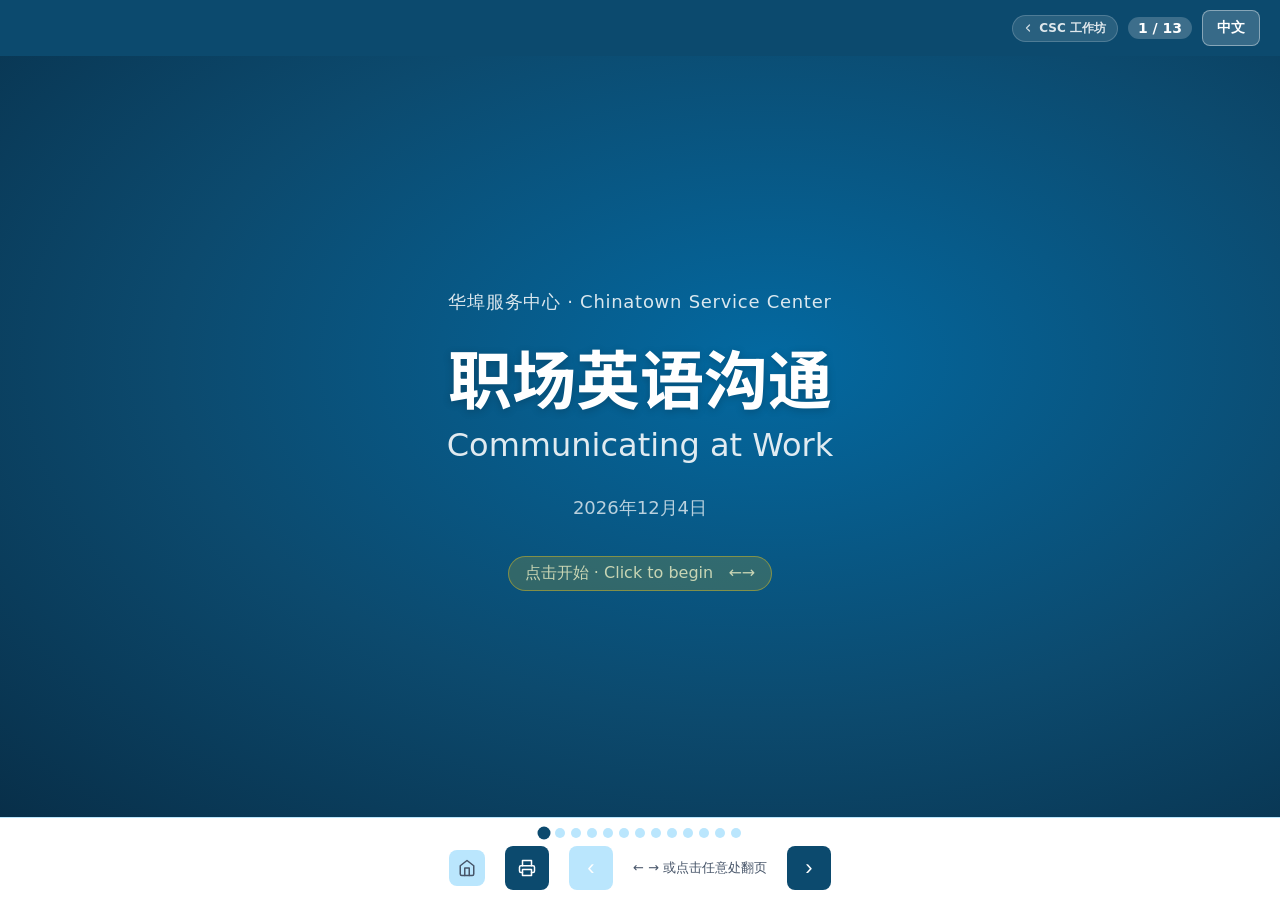
<file: index.html>
<!DOCTYPE html>
<html lang="zh-CN">
<head>
  <meta charset="UTF-8">
  <meta name="viewport" content="width=device-width, initial-scale=1.0">
  <title>职场英语沟通 · Communicating at Work Workshop</title>
  <meta name="description" content="Bilingual workplace communication workshop for new LA immigrants — talk to your supervisor, write a work email, call in sick, ask for time off.">
  <meta name="theme-color" content="#0c4a6e">
  <link rel="canonical" href="https://workplace-communication-workshop.pages.dev/">
  <meta property="og:title" content="职场英语沟通 · Communicating at Work Workshop">
  <meta property="og:description" content="Bilingual workshop on workplace communication — how to talk to your supervisor, write a work email, call in sick, and ask for time off.">
  <meta property="og:type" content="website">
  <meta property="og:url" content="https://workplace-communication-workshop.pages.dev/">
  <meta property="og:image" content="https://workplace-communication-workshop.pages.dev/og-image.svg">
  <meta property="og:image:width" content="1200">
  <meta property="og:image:height" content="630">
  <meta property="og:image:alt" content="职场英语沟通 · Communicating at Work — Chinatown Service Center bilingual workshop">
  <meta name="twitter:card" content="summary_large_image">
  <meta name="twitter:title" content="职场英语沟通 · Communicating at Work Workshop">
  <meta name="twitter:description" content="Bilingual workplace communication workshop — supervisor talk, work email, calling in sick, asking for time off.">
  <meta name="twitter:image" content="https://workplace-communication-workshop.pages.dev/og-image.svg">
  <link rel="icon" href="data:image/svg+xml,<svg xmlns='http://www.w3.org/2000/svg' viewBox='0 0 100 100'><text y='.9em' font-size='90'>💬</text></svg>">
  <link rel="apple-touch-icon" href="/apple-touch-icon.png">
  <link rel="preconnect" href="https://fonts.googleapis.com">
  <link rel="preconnect" href="https://fonts.gstatic.com" crossorigin>
  <link rel="stylesheet" href="https://fonts.googleapis.com/css2?family=Noto+Sans+SC:wght@400;500;700&display=swap">
  <link rel="stylesheet" href="styles.css">
</head>
<body class="zh">
<a class="skip-to-main" href="#slidesArea">跳至主内容 · Skip to main content</a>
<noscript><p class="noscript-msg">此演示需要启用 JavaScript · This presentation requires JavaScript.</p></noscript>

<!-- ── Header ──────────────────────────────────────────── -->
<header class="slide-header">
  <span class="section-label" id="sectionLabel"></span>
  <div class="header-right">
      <a href="https://csc-workshops.pages.dev" class="hub-back-chip" aria-label="Back to CSC workshops hub · 返回 CSC 工作坊总站">
        <svg width="12" height="12" viewBox="0 0 24 24" fill="none" stroke="currentColor" stroke-width="2.5" stroke-linecap="round" stroke-linejoin="round" aria-hidden="true"><polyline points="15 18 9 12 15 6"></polyline></svg>
        <span class="zh">CSC 工作坊</span>
        <span class="en">CSC Workshops</span>
      </a>
    <span class="slide-counter" id="slideCounter" aria-live="polite" aria-atomic="true">1 / 13</span>
    <button class="lang-toggle" id="langToggle" data-action="toggle-lang" aria-label="切换语言 · Toggle language">中文</button>
  </div>
</header>

<!-- ── Slides ──────────────────────────────────────────── -->
<main class="slides-area" id="slidesArea" aria-label="Workshop slides" role="main">

  <!-- ── Slide 1: Title ────────────────────────────────── -->
  <section class="slide slide-centered title-slide active" id="slide-1">
    <div class="slide-inner">
      <div class="csc-name">华埠服务中心 · Chinatown Service Center</div>
      <h1 class="main-title">职场英语沟通</h1>
      <div class="main-subtitle">Communicating at Work</div>
      <div class="date-line" id="dateLine"></div>
      <span class="start-hint">点击开始 · Click to begin &nbsp; ←→</span>
    </div>
  </section>

  <!-- ── Slide 2: Agenda ───────────────────────────────── -->
  <section class="slide slide-centered" id="slide-2">
    <div class="slide-inner">
      <div class="topic-badge">今天学什么 · Today's Agenda</div>
      <h2 class="zh-headline">
        <span class="zh">三大主题</span>
        <span class="en">Three Key Topics</span>
      </h2>
      <div class="en-subtitle">
        <span class="zh">口语 · 邮件 · 问问题 — 30 分钟</span>
        <span class="en">Speaking · Email · Asking Questions — 30 minutes</span>
      </div>
      <div class="agenda-grid">
        <div class="agenda-card">
          <svg class="agenda-icon" aria-hidden="true" xmlns="http://www.w3.org/2000/svg" width="40" height="40" viewBox="0 0 24 24" fill="none" stroke="currentColor" stroke-width="1.5" stroke-linecap="round" stroke-linejoin="round"><path d="M21 15a2 2 0 0 1-2 2H7l-4 4V5a2 2 0 0 1 2-2h14a2 2 0 0 1 2 2z"/></svg>
          <div class="agenda-num">①</div>
          <div class="agenda-zh">
            <span class="zh">口语</span>
            <span class="en">Speaking</span>
          </div>
          <div class="agenda-en">
            <span class="zh">和上司说话 · 求助 · 常用语</span>
            <span class="en">Talk to supervisor · Ask for help</span>
          </div>
        </div>
        <div class="agenda-card">
          <svg class="agenda-icon" aria-hidden="true" xmlns="http://www.w3.org/2000/svg" width="40" height="40" viewBox="0 0 24 24" fill="none" stroke="currentColor" stroke-width="1.5" stroke-linecap="round" stroke-linejoin="round"><rect width="20" height="16" x="2" y="4" rx="2"/><path d="m22 7-8.97 5.7a1.94 1.94 0 0 1-2.06 0L2 7"/></svg>
          <div class="agenda-num">②</div>
          <div class="agenda-zh">
            <span class="zh">邮件</span>
            <span class="en">Email</span>
          </div>
          <div class="agenda-en">
            <span class="zh">写一封简单的工作邮件</span>
            <span class="en">Write a simple work email</span>
          </div>
        </div>
        <div class="agenda-card">
          <svg class="agenda-icon" aria-hidden="true" xmlns="http://www.w3.org/2000/svg" width="40" height="40" viewBox="0 0 24 24" fill="none" stroke="currentColor" stroke-width="1.5" stroke-linecap="round" stroke-linejoin="round"><circle cx="12" cy="12" r="10"/><path d="M9.09 9a3 3 0 0 1 5.83 1c0 2-3 3-3 3"/><path d="M12 17h.01"/></svg>
          <div class="agenda-num">③</div>
          <div class="agenda-zh">
            <span class="zh">问问题</span>
            <span class="en">Asking</span>
          </div>
          <div class="agenda-en">
            <span class="zh">请假 · 休假 · 遇到问题</span>
            <span class="en">Sick · Day off · Problems</span>
          </div>
        </div>
      </div>
    </div>
  </section>

  <!-- ── Slide 3: How to Talk to Your Supervisor ────────── -->
  <section class="slide" id="slide-3">
    <div class="slide-inner">
      <div class="topic-badge"><svg aria-hidden="true" xmlns="http://www.w3.org/2000/svg" width="16" height="16" viewBox="0 0 24 24" fill="none" stroke="currentColor" stroke-width="2" stroke-linecap="round" stroke-linejoin="round"><path d="M19 21v-2a4 4 0 0 0-4-4H9a4 4 0 0 0-4 4v2"/><circle cx="12" cy="7" r="4"/></svg> <span class="zh">第一课</span><span class="en">Lesson 1</span></div>
      <h2 class="zh-headline">
        <span class="zh">和上司说话</span>
        <span class="en">How to Talk to Your Supervisor</span>
      </h2>
      <div class="en-subtitle">
        <span class="zh">在美国职场，工作时间用正式语 — 不像和朋友聊天</span>
        <span class="en">At work, use formal language — different from talking with friends</span>
      </div>
      <div class="compare-grid">
        <div class="compare-card good">
          <div class="compare-title"><span class="zh">✓ 正式语 (在工作时)</span><span class="en">✓ Formal (at work)</span></div>
          <ul class="compare-list">
            <li><span class="zh">"Good morning, Mr. Chen." 早上好，陈先生。</span><span class="en">"Good morning, Mr. Chen."</span></li>
            <li><span class="zh">"Could you help me with this?" 您能帮我看一下吗？</span><span class="en">"Could you help me with this?"</span></li>
            <li><span class="zh">"Thank you very much." 非常感谢。</span><span class="en">"Thank you very much."</span></li>
            <li><span class="zh">"I have a question, when you have a minute." 您有空时我想请教一下。</span><span class="en">"I have a question, when you have a minute."</span></li>
          </ul>
        </div>
        <div class="compare-card bad">
          <div class="compare-title"><span class="zh">✗ 太随便 (避免)</span><span class="en">✗ Too casual (avoid)</span></div>
          <ul class="compare-list">
            <li><span class="zh">"Yo, what's up?" 嘿，怎么样？</span><span class="en">"Yo, what's up?"</span></li>
            <li><span class="zh">"Gimme that." 给我那个。</span><span class="en">"Gimme that."</span></li>
            <li><span class="zh">"Thanks, dude." 谢了，哥们。</span><span class="en">"Thanks, dude."</span></li>
            <li><span class="zh">"Hey!" (打断时大声叫)</span><span class="en">"Hey!" (interrupting loudly)</span></li>
          </ul>
        </div>
      </div>
      <div class="callout">
        <div class="callout-zh"><span class="zh">⏱ 什么时候说？什么时候等？</span><span class="en">⏱ When to interrupt vs. wait</span></div>
        <div class="callout-en"><span class="zh">紧急 · 安全问题 → 马上说。一般问题 → 等上司说完话，或问 "Do you have a minute?"（您有一分钟吗？）</span><span class="en">Emergencies or safety → speak up immediately. Other questions → wait until they finish, then ask "Do you have a minute?"</span></div>
      </div>
      <div class="callout callout-culture">
        <div class="callout-zh"><span class="zh">🌏 文化提示 · 美国职场不一样</span><span class="en">🌏 Cultural tip — US workplace is different</span></div>
        <div class="callout-en"><span class="zh">在中国，下属常等上司先开口。在美国，上司希望您<strong>主动开口</strong> — 报告进度、提出问题、有建议就说。沉默会被误解为"没在听"或"不投入"。礼貌 + 主动 = 美国职场的好员工。</span><span class="en">In Chinese workplaces, juniors often wait for the boss to speak first. In the US, bosses expect you to <strong>speak up</strong> — give updates, ask questions, share suggestions. Silence can be read as "not paying attention" or "not engaged". Polite + proactive = a good US employee.</span></div>
      </div>
    </div>
  </section>

  <!-- ── Slide 4: Asking for Help ──────────────────────── -->
  <section class="slide" id="slide-4">
    <div class="slide-inner">
      <div class="topic-badge"><svg aria-hidden="true" xmlns="http://www.w3.org/2000/svg" width="16" height="16" viewBox="0 0 24 24" fill="none" stroke="currentColor" stroke-width="2" stroke-linecap="round" stroke-linejoin="round"><circle cx="12" cy="12" r="10"/><path d="M9.09 9a3 3 0 0 1 5.83 1c0 2-3 3-3 3"/><path d="M12 17h.01"/></svg> <span class="zh">第二课</span><span class="en">Lesson 2</span></div>
      <h2 class="zh-headline">
        <span class="zh">请求帮助</span>
        <span class="en">Asking for Help</span>
      </h2>
      <div class="en-subtitle">
        <span class="zh">不懂别假装懂 — 直接问比出错更省时间</span>
        <span class="en">Don't pretend to understand — asking saves more time than fixing mistakes</span>
      </div>
      <div class="script-list">
        <div class="script-card">
          <div class="script-en">"I'm not sure I understand. Could you explain again, please?"</div>
          <div class="script-zh"><span class="zh">我不太明白。您能再说一遍吗？</span><span class="en">I'm not sure I understand. Could you explain again?</span></div>
          <div class="script-when"><span class="zh">📍 当上司说得太快或词太难</span><span class="en">📍 When supervisor speaks too fast or uses hard words</span></div>
        </div>
        <div class="script-card">
          <div class="script-en">"Could you show me how to do this?"</div>
          <div class="script-zh"><span class="zh">您能示范一下怎么做吗？</span><span class="en">Could you show me how to do this?</span></div>
          <div class="script-when"><span class="zh">📍 第一次做某件事时</span><span class="en">📍 First time doing a task</span></div>
        </div>
        <div class="script-card">
          <div class="script-en">"Sorry, what does ___ mean?"</div>
          <div class="script-zh"><span class="zh">不好意思，___ 是什么意思？</span><span class="en">Sorry, what does ___ mean?</span></div>
          <div class="script-when"><span class="zh">📍 听到不懂的单词</span><span class="en">📍 When you hear a word you don't know</span></div>
        </div>
        <div class="script-card">
          <div class="script-en">"Just to make sure I understand — you want me to ___ ?"</div>
          <div class="script-zh"><span class="zh">我确认一下 — 您要我 ___ ，对吗？</span><span class="en">Just to make sure — you want me to ___, right?</span></div>
          <div class="script-when"><span class="zh">📍 重复任务确认无误</span><span class="en">📍 Repeat back the task to confirm</span></div>
        </div>
      </div>
    </div>
  </section>

  <!-- ── Slide 5: Activity — Which Response Is More Professional? -->
  <section class="slide activity-slide" id="slide-5" data-phase="question">
    <div class="slide-inner">
      <div class="topic-badge"><svg aria-hidden="true" xmlns="http://www.w3.org/2000/svg" width="16" height="16" viewBox="0 0 24 24" fill="none" stroke="currentColor" stroke-width="2" stroke-linecap="round" stroke-linejoin="round"><circle cx="12" cy="12" r="10"/><circle cx="12" cy="12" r="6"/><circle cx="12" cy="12" r="2"/></svg> <span class="zh">练一练 · 互动活动</span><span class="en">Activity · Practice</span></div>
      <h2 class="zh-headline">
        <span class="zh">哪个回答更专业？</span>
        <span class="en">Which Response Is More Professional?</span>
      </h2>
      <div class="en-subtitle">
        <span class="zh">情景：上司说"Can you stay an extra hour today?"</span>
        <span class="en">Scenario: Your boss asks "Can you stay an extra hour today?"</span>
      </div>

      <div class="response-grid">
        <div class="response-card" id="response-a">
          <div class="response-letter">A</div>
          <div class="response-en">"Nah, I gotta go."</div>
          <div class="response-zh"><span class="zh">不行，我要走了。</span><span class="en">"No, I have to leave."</span></div>
        </div>
        <div class="response-card" id="response-b">
          <div class="response-letter">B</div>
          <div class="response-en">"OK."<br>(then leaves on time anyway)</div>
          <div class="response-zh"><span class="zh">好的。<br>（然后按时下班）</span><span class="en">"OK." (but leaves at usual time)</span></div>
        </div>
        <div class="response-card" id="response-c">
          <div class="response-letter">C</div>
          <div class="response-en">"I'd like to help, but I need to pick up my child. Tomorrow I can stay late."</div>
          <div class="response-zh"><span class="zh">我想帮忙，但我得接孩子。明天我可以加班。</span><span class="en">"I'd like to help, but I need to pick up my child. Tomorrow I can stay late."</span></div>
        </div>
      </div>

      <div class="vote-prompt"><span class="zh">🙋 投票：您觉得哪个最好？A · B · C</span><span class="en">🙋 Vote: Which one is best? A · B · C</span></div>

      <div id="activity-answer" class="activity-answer-box">
        <div class="activity-answer-title"><span class="zh">✓ C 最专业 — 给出原因 + 提供替代方案</span><span class="en">✓ C is the most professional — explains why + offers alternative</span></div>
        <div class="activity-answer-text">
          <span class="zh">A 太直接、太冷淡。B 表面答应但说话不算数 — 上司会失去信任。C 有礼貌、解释原因、提议折中方案，这样上司理解您并尊重您。</span>
          <span class="en">A is too blunt. B says "yes" but doesn't follow through — your boss loses trust. C is polite, gives a reason, and offers an alternative — showing respect and reliability.</span>
        </div>
      </div>

      <button class="reveal-btn" id="reveal-btn-5" data-action="reveal-activity">
        <span class="zh">揭晓答案 · Reveal Answer</span>
        <span class="en">Reveal Answer</span>
      </button>
    </div>
  </section>

  <!-- ── Slide 6: Basic Work Phrases (10 phrases) ───────── -->
  <section class="slide" id="slide-6">
    <div class="slide-inner">
      <div class="topic-badge"><svg aria-hidden="true" xmlns="http://www.w3.org/2000/svg" width="16" height="16" viewBox="0 0 24 24" fill="none" stroke="currentColor" stroke-width="2" stroke-linecap="round" stroke-linejoin="round"><path d="M21 15a2 2 0 0 1-2 2H7l-4 4V5a2 2 0 0 1 2-2h14a2 2 0 0 1 2 2z"/></svg> <span class="zh">常用 10 句</span><span class="en">10 Key Phrases</span></div>
      <h2 class="zh-headline">
        <span class="zh">职场常用语</span>
        <span class="en">Basic Work Phrases</span>
      </h2>
      <div class="en-subtitle">
        <span class="zh">每天都用得到 — 背熟这 10 句</span>
        <span class="en">Use these every day — learn them by heart</span>
      </div>
      <div class="phrase-list">
        <div class="phrase-card">
          <div class="phrase-en-text">"Good morning."</div>
          <div class="phrase-zh-text"><span class="zh">早上好。 — 一进门就先说</span><span class="en">"Good morning." — Greet when you arrive</span></div>
        </div>
        <div class="phrase-card">
          <div class="phrase-en-text">"Excuse me, do you have a minute?"</div>
          <div class="phrase-zh-text"><span class="zh">不好意思，您有空吗？ — 打断之前</span><span class="en">"Excuse me, do you have a minute?" — Before interrupting</span></div>
        </div>
        <div class="phrase-card">
          <div class="phrase-en-text">"Could you help me, please?"</div>
          <div class="phrase-zh-text"><span class="zh">您能帮我吗？ — 礼貌求助</span><span class="en">"Could you help me, please?" — Polite request</span></div>
        </div>
        <div class="phrase-card">
          <div class="phrase-en-text">"I'm sorry, I didn't catch that."</div>
          <div class="phrase-zh-text"><span class="zh">对不起，我没听清楚。 — 没听清时</span><span class="en">"I'm sorry, I didn't catch that." — When you didn't hear</span></div>
        </div>
        <div class="phrase-card">
          <div class="phrase-en-text">"How do you say ___ in English?"</div>
          <div class="phrase-zh-text"><span class="zh">___ 用英语怎么说？ — 不会某个词</span><span class="en">"How do you say ___ in English?" — Learn a new word</span></div>
        </div>
        <div class="phrase-card">
          <div class="phrase-en-text">"Sure, no problem."</div>
          <div class="phrase-zh-text"><span class="zh">好的，没问题。 — 接受任务</span><span class="en">"Sure, no problem." — Accept a task</span></div>
        </div>
        <div class="phrase-card">
          <div class="phrase-en-text">"I'll be right with you."</div>
          <div class="phrase-zh-text"><span class="zh">我马上就来。 — 让对方稍等</span><span class="en">"I'll be right with you." — Be back shortly</span></div>
        </div>
        <div class="phrase-card">
          <div class="phrase-en-text">"Thank you for letting me know."</div>
          <div class="phrase-zh-text"><span class="zh">谢谢您告诉我。 — 收到信息后</span><span class="en">"Thank you for letting me know." — After being informed</span></div>
        </div>
        <div class="phrase-card">
          <div class="phrase-en-text">"Have a good day."</div>
          <div class="phrase-zh-text"><span class="zh">祝您一天愉快。 — 下班/告别</span><span class="en">"Have a good day." — When leaving</span></div>
        </div>
        <div class="phrase-card">
          <div class="phrase-en-text">"See you tomorrow."</div>
          <div class="phrase-zh-text"><span class="zh">明天见。 — 下班时</span><span class="en">"See you tomorrow." — At end of shift</span></div>
        </div>
      </div>
    </div>
  </section>

  <!-- ── Slide 7: Writing a Simple Work Email ───────────── -->
  <section class="slide" id="slide-7">
    <div class="slide-inner">
      <div class="topic-badge"><svg aria-hidden="true" xmlns="http://www.w3.org/2000/svg" width="16" height="16" viewBox="0 0 24 24" fill="none" stroke="currentColor" stroke-width="2" stroke-linecap="round" stroke-linejoin="round"><rect width="20" height="16" x="2" y="4" rx="2"/><path d="m22 7-8.97 5.7a1.94 1.94 0 0 1-2.06 0L2 7"/></svg> <span class="zh">写一封工作邮件</span><span class="en">Work Email</span></div>
      <h2 class="zh-headline">
        <span class="zh">写一封简单的工作邮件</span>
        <span class="en">Writing a Simple Work Email</span>
      </h2>
      <div class="en-subtitle">
        <span class="zh">四个部分：主题 · 称呼 · 一句话请求 · 署名</span>
        <span class="en">Four parts: Subject · Greeting · One-sentence ask · Sign-off</span>
      </div>
      <div class="email-card">
        <div class="email-row">
          <div class="email-label"><span class="zh">主题 Subject:</span><span class="en">Subject:</span></div>
          <div class="email-value">Question about Friday's schedule</div>
        </div>
        <div class="email-row">
          <div class="email-label"><span class="zh">收件人 To:</span><span class="en">To:</span></div>
          <div class="email-value">manager@company.com</div>
        </div>
        <div class="email-body">
          <p><strong>Hi Maria,</strong></p>
          <p>I hope you're doing well. I wanted to ask — am I scheduled to work this Friday from 8 AM to 4 PM?</p>
          <p>Please let me know when you have a chance. Thank you.</p>
          <p><strong>Best regards,</strong><br><strong>Lin Wei</strong></p>
        </div>
      </div>
      <div class="callout">
        <div class="callout-zh"><span class="zh">💡 三个小窍门</span><span class="en">💡 Three Tips</span></div>
        <div class="callout-en">
          <span class="zh">① 主题要短而具体（不要写"问题"）。② 一句话说明请求 — 不要写一大段。③ 结尾用 "Thank you" 或 "Best regards"，不要用 "Bye" 或表情符号。</span>
          <span class="en">① Subject: short and specific (don't write "Question"). ② One sentence to state the ask — don't ramble. ③ End with "Thank you" or "Best regards" — not "Bye" or emojis.</span>
        </div>
      </div>
      <div class="callout callout-vocab">
        <div class="callout-zh"><span class="zh">📚 小词典 · Email 常见缩写</span><span class="en">📚 Email vocab — common abbreviations</span></div>
        <div class="callout-en">
          <span class="zh"><strong>CC</strong> = 抄送（同时寄一份给）· <strong>BCC</strong> = 密送 · <strong>Reply All</strong> = 回复所有人（小心用）· <strong>EOD</strong> = 当天下班前 (End of Day) · <strong>EOW</strong> = 本周末 (End of Week) · <strong>FYI</strong> = 给您参考 (For Your Information)</span>
          <span class="en"><strong>CC</strong> = also send a copy to · <strong>BCC</strong> = blind copy (hidden) · <strong>Reply All</strong> = reply to everyone (use carefully) · <strong>EOD</strong> = End of Day · <strong>EOW</strong> = End of Week · <strong>FYI</strong> = For Your Information</span>
        </div>
      </div>
    </div>
  </section>

  <!-- ── Slide 8: Calling in Sick ───────────────────────── -->
  <section class="slide" id="slide-8">
    <div class="slide-inner">
      <div class="topic-badge"><svg aria-hidden="true" xmlns="http://www.w3.org/2000/svg" width="16" height="16" viewBox="0 0 24 24" fill="none" stroke="currentColor" stroke-width="2" stroke-linecap="round" stroke-linejoin="round"><path d="M19 14c1.49-1.46 3-3.21 3-5.5A5.5 5.5 0 0 0 16.5 3c-1.76 0-3 .5-4.5 2-1.5-1.5-2.74-2-4.5-2A5.5 5.5 0 0 0 2 8.5c0 2.3 1.5 4.05 3 5.5l7 7Z"/></svg> <span class="zh">第三课</span><span class="en">Lesson 3</span></div>
      <h2 class="zh-headline">
        <span class="zh">生病请假怎么说</span>
        <span class="en">Calling in Sick</span>
      </h2>
      <div class="en-subtitle">
        <span class="zh">关键 — 越早通知越好（开工前 2 小时）</span>
        <span class="en">Key — call as early as possible (at least 2 hours before shift)</span>
      </div>
      <figure class="viz viz-steps" aria-hidden="true">
        <svg viewBox="0 0 600 100" width="100%" height="90" preserveAspectRatio="xMidYMid meet">
          <!-- step 1 -->
          <circle cx="60" cy="50" r="30" fill="var(--primary)"/>
          <text x="60" y="58" text-anchor="middle" fill="#ffffff" font-size="22" font-weight="700">1</text>
          <line x1="98" y1="50" x2="172" y2="50" stroke="var(--primary)" stroke-width="2.5"/>
          <polyline points="164,44 174,50 164,56" fill="none" stroke="var(--primary)" stroke-width="2.5" stroke-linecap="round" stroke-linejoin="round"/>
          <!-- step 2 -->
          <circle cx="210" cy="50" r="30" fill="var(--primary)"/>
          <text x="210" y="58" text-anchor="middle" fill="#ffffff" font-size="22" font-weight="700">2</text>
          <line x1="248" y1="50" x2="322" y2="50" stroke="var(--primary)" stroke-width="2.5"/>
          <polyline points="314,44 324,50 314,56" fill="none" stroke="var(--primary)" stroke-width="2.5" stroke-linecap="round" stroke-linejoin="round"/>
          <!-- step 3 -->
          <circle cx="360" cy="50" r="30" fill="var(--primary)"/>
          <text x="360" y="58" text-anchor="middle" fill="#ffffff" font-size="22" font-weight="700">3</text>
          <line x1="398" y1="50" x2="472" y2="50" stroke="var(--primary)" stroke-width="2.5"/>
          <polyline points="464,44 474,50 464,56" fill="none" stroke="var(--primary)" stroke-width="2.5" stroke-linecap="round" stroke-linejoin="round"/>
          <!-- step 4 -->
          <circle cx="510" cy="50" r="30" fill="var(--accent)"/>
          <text x="510" y="58" text-anchor="middle" fill="var(--primary-dark)" font-size="22" font-weight="700">4</text>
        </svg>
      </figure>
      <div class="steps-grid">
        <div class="step-card">
          <div class="step-num">1</div>
          <svg class="step-icon" aria-hidden="true" xmlns="http://www.w3.org/2000/svg" width="28" height="28" viewBox="0 0 24 24" fill="none" stroke="currentColor" stroke-width="1.5" stroke-linecap="round" stroke-linejoin="round"><circle cx="12" cy="12" r="10"/><polyline points="12 6 12 12 16 14"/></svg>
          <div class="step-zh"><span class="zh">尽早打电话</span><span class="en">Call Early</span></div>
          <div class="step-en"><span class="zh">开工前 2 小时</span><span class="en">2+ hours before shift</span></div>
        </div>
        <div class="step-card">
          <div class="step-num">2</div>
          <svg class="step-icon" aria-hidden="true" xmlns="http://www.w3.org/2000/svg" width="28" height="28" viewBox="0 0 24 24" fill="none" stroke="currentColor" stroke-width="1.5" stroke-linecap="round" stroke-linejoin="round"><path d="M22 16.92v3a2 2 0 0 1-2.18 2 19.79 19.79 0 0 1-8.63-3.07 19.5 19.5 0 0 1-6-6 19.79 19.79 0 0 1-3.07-8.67A2 2 0 0 1 4.11 2h3a2 2 0 0 1 2 1.72 12.84 12.84 0 0 0 .7 2.81 2 2 0 0 1-.45 2.11L8.09 9.91a16 16 0 0 0 6 6l1.27-1.27a2 2 0 0 1 2.11-.45 12.84 12.84 0 0 0 2.81.7A2 2 0 0 1 22 16.92z"/></svg>
          <div class="step-zh"><span class="zh">打给上司</span><span class="en">Call Supervisor</span></div>
          <div class="step-en"><span class="zh">不要发短信 — 要打电话</span><span class="en">Phone call, not text</span></div>
        </div>
        <div class="step-card">
          <div class="step-num">3</div>
          <svg class="step-icon" aria-hidden="true" xmlns="http://www.w3.org/2000/svg" width="28" height="28" viewBox="0 0 24 24" fill="none" stroke="currentColor" stroke-width="1.5" stroke-linecap="round" stroke-linejoin="round"><path d="M21 11.5a8.38 8.38 0 0 1-.9 3.8 8.5 8.5 0 0 1-7.6 4.7 8.38 8.38 0 0 1-3.8-.9L3 21l1.9-5.7a8.38 8.38 0 0 1-.9-3.8 8.5 8.5 0 0 1 4.7-7.6 8.38 8.38 0 0 1 3.8-.9h.5a8.48 8.48 0 0 1 8 8v.5z"/></svg>
          <div class="step-zh"><span class="zh">说明原因</span><span class="en">State Reason</span></div>
          <div class="step-en"><span class="zh">简短就好 — 不需细节</span><span class="en">Brief — no details needed</span></div>
        </div>
        <div class="step-card">
          <div class="step-num">4</div>
          <svg class="step-icon" aria-hidden="true" xmlns="http://www.w3.org/2000/svg" width="28" height="28" viewBox="0 0 24 24" fill="none" stroke="currentColor" stroke-width="1.5" stroke-linecap="round" stroke-linejoin="round"><path d="M9 11l3 3L22 4"/><path d="M21 12v7a2 2 0 0 1-2 2H5a2 2 0 0 1-2-2V5a2 2 0 0 1 2-2h11"/></svg>
          <div class="step-zh"><span class="zh">说何时回来</span><span class="en">Say When You'll Return</span></div>
          <div class="step-en"><span class="zh">"明天" 或 "下次轮班"</span><span class="en">"Tomorrow" or "Next shift"</span></div>
        </div>
      </div>
      <div class="example-quote">
        <div class="example-quote-en">"Hi Maria, this is Lin. I'm sorry, I'm sick today and can't come in. I should be back tomorrow. Thank you."</div>
        <div class="example-quote-zh"><span class="zh">您好，我是 Lin。不好意思，我今天生病了不能上班。明天应该可以回来。谢谢您。</span><span class="en">"Hi Maria, this is Lin. I'm sorry, I'm sick today and can't come in. I should be back tomorrow. Thank you."</span></div>
      </div>
    </div>
  </section>

  <!-- ── Slide 9: Asking for a Day Off ──────────────────── -->
  <section class="slide" id="slide-9">
    <div class="slide-inner">
      <div class="topic-badge"><svg aria-hidden="true" xmlns="http://www.w3.org/2000/svg" width="16" height="16" viewBox="0 0 24 24" fill="none" stroke="currentColor" stroke-width="2" stroke-linecap="round" stroke-linejoin="round"><rect width="18" height="18" x="3" y="4" rx="2" ry="2"/><line x1="16" x2="16" y1="2" y2="6"/><line x1="8" x2="8" y1="2" y2="6"/><line x1="3" x2="21" y1="10" y2="10"/></svg> <span class="zh">休假申请</span><span class="en">Day Off Request</span></div>
      <h2 class="zh-headline">
        <span class="zh">请一天假怎么说</span>
        <span class="en">Asking for a Day Off</span>
      </h2>
      <div class="en-subtitle">
        <span class="zh">关键 — 提前 2 周通知（婚礼、医生预约、家事）</span>
        <span class="en">Key — request 2+ weeks in advance (wedding, doctor, family event)</span>
      </div>
      <figure class="viz viz-timeline" aria-hidden="true">
        <svg viewBox="0 0 600 110" width="100%" height="100" preserveAspectRatio="xMidYMid meet">
          <!-- axis -->
          <line x1="40" y1="70" x2="560" y2="70" stroke="var(--primary)" stroke-width="2.5"/>
          <!-- now -->
          <circle cx="80" cy="70" r="8" fill="var(--primary)"/>
          <text x="80" y="58" text-anchor="middle" font-size="13" font-weight="600" fill="var(--primary-dark)">今天</text>
          <text x="80" y="95" text-anchor="middle" font-size="12" fill="var(--text-sub, #475569)">Today</text>
          <!-- ask boss -->
          <circle cx="220" cy="70" r="8" fill="var(--primary)"/>
          <text x="220" y="58" text-anchor="middle" font-size="13" font-weight="600" fill="var(--primary-dark)">口头请假</text>
          <text x="220" y="95" text-anchor="middle" font-size="12" fill="var(--text-sub, #475569)">Ask in person</text>
          <!-- email confirm -->
          <circle cx="360" cy="70" r="8" fill="var(--primary)"/>
          <text x="360" y="58" text-anchor="middle" font-size="13" font-weight="600" fill="var(--primary-dark)">邮件确认</text>
          <text x="360" y="95" text-anchor="middle" font-size="12" fill="var(--text-sub, #475569)">Confirm by email</text>
          <!-- day off -->
          <circle cx="520" cy="70" r="11" fill="var(--accent)" stroke="var(--accent-text)" stroke-width="2"/>
          <text x="520" y="58" text-anchor="middle" font-size="13" font-weight="700" fill="var(--accent-text)">休假日</text>
          <text x="520" y="95" text-anchor="middle" font-size="12" fill="var(--text-sub, #475569)">Day off · 2+ weeks</text>
        </svg>
      </figure>
      <div class="steps-grid">
        <div class="step-card">
          <div class="step-num">1</div>
          <svg class="step-icon" aria-hidden="true" xmlns="http://www.w3.org/2000/svg" width="28" height="28" viewBox="0 0 24 24" fill="none" stroke="currentColor" stroke-width="1.5" stroke-linecap="round" stroke-linejoin="round"><rect width="18" height="18" x="3" y="4" rx="2"/><line x1="16" x2="16" y1="2" y2="6"/><line x1="8" x2="8" y1="2" y2="6"/></svg>
          <div class="step-zh"><span class="zh">提前 2 周</span><span class="en">2 Weeks Ahead</span></div>
          <div class="step-en"><span class="zh">越早申请，越容易批准</span><span class="en">Earlier = easier to approve</span></div>
        </div>
        <div class="step-card">
          <div class="step-num">2</div>
          <svg class="step-icon" aria-hidden="true" xmlns="http://www.w3.org/2000/svg" width="28" height="28" viewBox="0 0 24 24" fill="none" stroke="currentColor" stroke-width="1.5" stroke-linecap="round" stroke-linejoin="round"><path d="M19 21v-2a4 4 0 0 0-4-4H9a4 4 0 0 0-4 4v2"/><circle cx="12" cy="7" r="4"/></svg>
          <div class="step-zh"><span class="zh">当面 + 邮件</span><span class="en">In Person + Email</span></div>
          <div class="step-en"><span class="zh">先口头问，再邮件留记录</span><span class="en">Verbal first, then email</span></div>
        </div>
        <div class="step-card">
          <div class="step-num">3</div>
          <svg class="step-icon" aria-hidden="true" xmlns="http://www.w3.org/2000/svg" width="28" height="28" viewBox="0 0 24 24" fill="none" stroke="currentColor" stroke-width="1.5" stroke-linecap="round" stroke-linejoin="round"><path d="M14 2H6a2 2 0 0 0-2 2v16a2 2 0 0 0 2 2h12a2 2 0 0 0 2-2V8z"/><polyline points="14 2 14 8 20 8"/><line x1="16" x2="8" y1="13" y2="13"/><line x1="16" x2="8" y1="17" y2="17"/></svg>
          <div class="step-zh"><span class="zh">说清日期</span><span class="en">Specify Dates</span></div>
          <div class="step-en"><span class="zh">"6 月 15 日 周五"</span><span class="en">"Friday, June 15"</span></div>
        </div>
        <div class="step-card">
          <div class="step-num">4</div>
          <svg class="step-icon" aria-hidden="true" xmlns="http://www.w3.org/2000/svg" width="28" height="28" viewBox="0 0 24 24" fill="none" stroke="currentColor" stroke-width="1.5" stroke-linecap="round" stroke-linejoin="round"><polyline points="20 6 9 17 4 12"/></svg>
          <div class="step-zh"><span class="zh">表示愿意配合</span><span class="en">Offer Flexibility</span></div>
          <div class="step-en"><span class="zh">"如果有困难我们再商量"</span><span class="en">"If it's a problem, we can adjust"</span></div>
        </div>
      </div>
      <div class="example-quote">
        <div class="example-quote-en">"Hi Maria, could I take June 15 off for a family event? I'm letting you know 3 weeks in advance so we have time to plan. Thank you."</div>
        <div class="example-quote-zh"><span class="zh">Maria 您好，我能在 6 月 15 日请一天假参加家庭聚会吗？我提前 3 周告诉您，以便安排。谢谢您。</span><span class="en">"Hi Maria, could I take June 15 off for a family event? I'm letting you know 3 weeks in advance so we have time to plan. Thank you."</span></div>
      </div>
    </div>
  </section>

  <!-- ── Slide 10: True/False Quiz (multi-phase) ──────── -->
  <section class="slide activity-slide slide-centered" id="slide-10" data-phase="question">
    <div class="slide-inner">
      <div class="topic-badge"><svg aria-hidden="true" xmlns="http://www.w3.org/2000/svg" width="16" height="16" viewBox="0 0 24 24" fill="none" stroke="currentColor" stroke-width="2" stroke-linecap="round" stroke-linejoin="round"><circle cx="12" cy="12" r="10"/><path d="M9.09 9a3 3 0 0 1 5.83 1c0 2-3 3-3 3"/><path d="M12 17h.01"/></svg> <span class="zh">互动测验</span><span class="en">Quiz</span></div>
      <h2 class="zh-headline">
        <span class="zh">对还是错？</span>
        <span class="en">True or False?</span>
      </h2>
      <div class="en-subtitle">
        <span class="zh">两道题 — 举手投票</span>
        <span class="en">Two questions — raise your hand to vote</span>
      </div>

      <!-- Q1 -->
      <div class="quiz-question">
        <div class="quiz-q-zh"><span class="zh">① 病了发短信给上司告诉一声就可以了。</span><span class="en">① It's fine to text your supervisor when you're sick — no need to call.</span></div>
        <div class="quiz-q-en"><span class="zh">It's fine to text your supervisor when you're sick — no need to call.</span><span class="en">病了发短信给上司告诉一声就可以了。</span></div>
      </div>
      <div class="vote-prompt"><span class="zh">🙋 举手 — 对 TRUE / 错 FALSE</span><span class="en">🙋 Raise your hand — TRUE / FALSE</span></div>

      <button class="reveal-btn" id="reveal-btn-q1" data-action="reveal-q1">
        <span class="zh">揭晓答案 1 · Reveal Answer</span>
        <span class="en">Reveal Answer 1</span>
      </button>

      <div class="answer-block" id="q1-answer">
        <div class="verdict-badge verdict-false">✗ FALSE — <span class="zh">错误</span><span class="en">False</span></div>
        <div class="answer-explanation-zh"><span class="zh">应该打电话 — 短信容易被忽略或没看到。</span><span class="en">Call by phone — texts can be missed or ignored.</span></div>
        <div class="answer-explanation-en"><span class="zh">如果实在没办法打电话，再发短信。最好开工前 2 小时通知，并说清何时能回来。</span><span class="en">If you really can't call, then text. Either way, give 2+ hours notice and say when you'll be back.</span></div>
      </div>

      <!-- Q2 (hidden until Q1 revealed) -->
      <div class="q2-block" id="q2-block">
        <div class="quiz-question" style="margin-top:16px;">
          <div class="quiz-q-zh"><span class="zh">② 听不懂上司说的话，假装懂了就好 — 不要再问。</span><span class="en">② If you don't understand your supervisor, just pretend you do — don't keep asking.</span></div>
          <div class="quiz-q-en"><span class="zh">If you don't understand your supervisor, just pretend you do.</span><span class="en">听不懂上司说的话，假装懂了就好。</span></div>
        </div>
        <div class="vote-prompt"><span class="zh">🙋 举手 — 对 TRUE / 错 FALSE</span><span class="en">🙋 Raise your hand — TRUE / FALSE</span></div>

        <button class="reveal-btn" id="reveal-btn-q2" data-action="reveal-q2">
          <span class="zh">揭晓答案 2 · Reveal Answer</span>
          <span class="en">Reveal Answer 2</span>
        </button>

        <div class="answer-block" id="q2-answer">
          <div class="verdict-badge verdict-false">✗ FALSE — <span class="zh">错误</span><span class="en">False</span></div>
          <div class="answer-explanation-zh"><span class="zh">问问题不丢人 — 出错重做才浪费时间。</span><span class="en">Asking is not embarrassing — redoing mistakes wastes more time.</span></div>
          <div class="answer-explanation-en"><span class="zh">用礼貌的问句："I'm sorry, could you say that again?" 或 "Just to make sure — you want me to ___?"</span><span class="en">Use polite phrases: "I'm sorry, could you say that again?" or "Just to make sure — you want me to ___?"</span></div>
        </div>
      </div>
    </div>
  </section>

  <!-- ── Slide 11: When You Have a Problem at Work ───── -->
  <section class="slide" id="slide-11">
    <div class="slide-inner">
      <div class="topic-badge"><svg aria-hidden="true" xmlns="http://www.w3.org/2000/svg" width="16" height="16" viewBox="0 0 24 24" fill="none" stroke="currentColor" stroke-width="2" stroke-linecap="round" stroke-linejoin="round"><path d="M20 13c0 5-3.5 7.5-7.66 8.95a1 1 0 0 1-.67-.01C7.5 20.5 4 18 4 13V6a1 1 0 0 1 1-1c2 0 4.5-1.2 6.24-2.72a1.17 1.17 0 0 1 1.52 0C14.51 3.81 17 5 19 5a1 1 0 0 1 1 1z"/></svg> <span class="zh">遇到问题</span><span class="en">When Problems Happen</span></div>
      <h2 class="zh-headline">
        <span class="zh">工作上遇到问题怎么办</span>
        <span class="en">When You Have a Problem at Work</span>
      </h2>
      <div class="en-subtitle">
        <span class="zh">按步骤来 — 先小后大，留下书面记录</span>
        <span class="en">Follow the steps — start small, keep written records</span>
      </div>
      <figure class="viz viz-tree" aria-hidden="true">
        <svg viewBox="0 0 600 180" width="100%" height="160" preserveAspectRatio="xMidYMid meet">
          <!-- level 1 box -->
          <rect x="40" y="20" width="160" height="56" rx="10" fill="var(--primary)"/>
          <text x="120" y="46" text-anchor="middle" fill="#ffffff" font-size="15" font-weight="700">1. 上司</text>
          <text x="120" y="66" text-anchor="middle" fill="#bae6fd" font-size="13">Supervisor</text>
          <!-- arrow 1->2 -->
          <line x1="200" y1="48" x2="222" y2="48" stroke="var(--primary)" stroke-width="2.5"/>
          <polyline points="214,42 224,48 214,54" fill="none" stroke="var(--primary)" stroke-width="2.5" stroke-linecap="round" stroke-linejoin="round"/>
          <!-- level 2 box -->
          <rect x="225" y="20" width="160" height="56" rx="10" fill="var(--primary)" opacity="0.85"/>
          <text x="305" y="46" text-anchor="middle" fill="#ffffff" font-size="15" font-weight="700">2. HR · 人事部</text>
          <text x="305" y="66" text-anchor="middle" fill="#bae6fd" font-size="13">Human Resources</text>
          <!-- arrow 2->3 -->
          <line x1="385" y1="48" x2="407" y2="48" stroke="var(--primary)" stroke-width="2.5"/>
          <polyline points="399,42 409,48 399,54" fill="none" stroke="var(--primary)" stroke-width="2.5" stroke-linecap="round" stroke-linejoin="round"/>
          <!-- level 3 box -->
          <rect x="410" y="20" width="160" height="56" rx="10" fill="var(--accent)" stroke="var(--accent-text)" stroke-width="2"/>
          <text x="490" y="46" text-anchor="middle" fill="var(--accent-text)" font-size="15" font-weight="700">3. CSC / DLSE</text>
          <text x="490" y="66" text-anchor="middle" fill="var(--accent-text)" font-size="13">Agency · Gov</text>
          <!-- shortcut: serious -->
          <line x1="120" y1="76" x2="120" y2="120" stroke="#dc2626" stroke-width="2" stroke-dasharray="5 4"/>
          <line x1="120" y1="120" x2="490" y2="120" stroke="#dc2626" stroke-width="2" stroke-dasharray="5 4"/>
          <line x1="490" y1="120" x2="490" y2="78" stroke="#dc2626" stroke-width="2" stroke-dasharray="5 4"/>
          <polyline points="484,84 490,76 496,84" fill="none" stroke="#dc2626" stroke-width="2" stroke-linecap="round" stroke-linejoin="round"/>
          <text x="305" y="145" text-anchor="middle" fill="#dc2626" font-size="13" font-weight="700">严重问题 → 直接跳到第 3 步</text>
          <text x="305" y="165" text-anchor="middle" fill="#dc2626" font-size="12">Wage theft, harassment → skip to Step 3</text>
        </svg>
      </figure>
      <ol class="escalate-list">
        <li class="escalate-step">
          <div class="escalate-num"><span class="zh">第 1 步</span><span class="en">Step 1</span></div>
          <div>
            <div class="escalate-title-zh"><span class="zh">直接和上司谈</span><span class="en">Talk to Your Supervisor</span></div>
            <div class="escalate-desc"><span class="zh">小问题（排班、工具、说明不清）— 私下找上司面谈。说事实，不指责。"我注意到这周的排班好像有点冲突，能聊一下吗？"</span><span class="en">Small issues (schedule, tools, unclear instructions) — talk to your supervisor privately. State facts, don't blame. "I noticed there might be a scheduling conflict this week — can we talk?"</span></div>
          </div>
        </li>
        <li class="escalate-step">
          <div class="escalate-num"><span class="zh">第 2 步</span><span class="en">Step 2</span></div>
          <div>
            <div class="escalate-title-zh"><span class="zh">联系 HR (人事部)</span><span class="en">Contact HR</span></div>
            <div class="escalate-desc"><span class="zh">如果上司不处理，或问题是上司本人 — 找 HR。歧视、骚扰、安全问题<strong>直接</strong>找 HR。所有沟通用邮件，留记录。</span><span class="en">If your supervisor doesn't help — or your supervisor IS the problem — contact HR. Discrimination, harassment, or safety issues should go to HR <strong>directly</strong>. Use email so there's a record.</span></div>
          </div>
        </li>
        <li class="escalate-step">
          <div class="escalate-num"><span class="zh">第 3 步</span><span class="en">Step 3</span></div>
          <div>
            <div class="escalate-title-zh"><span class="zh">联系 CSC 或政府机构</span><span class="en">Contact CSC or Government Agency</span></div>
            <div class="escalate-desc"><span class="zh">如果公司不解决，或问题严重（克扣工资、违反劳工法）— 找 CSC 提供双语帮助。加州劳工局（DLSE）专门处理工资问题，<strong>不需身份证明</strong>。</span><span class="en">If the company doesn't fix it, or for serious issues (wage theft, labor law violations) — CSC provides bilingual help. CA Labor Commissioner (DLSE) handles wage disputes — <strong>no immigration status required</strong>.</span></div>
          </div>
        </li>
      </ol>
      <div class="callout">
        <div class="callout-zh"><span class="zh">📝 重要 — 保留记录</span><span class="en">📝 Important — Keep Records</span></div>
        <div class="callout-en"><span class="zh">日期、时间、说了什么、谁在场、邮件副本。问题严重时这些是关键证据。</span><span class="en">Dates, times, what was said, who was there, copies of emails. If things escalate, these become key evidence.</span></div>
      </div>
    </div>
  </section>

  <!-- ── Slide 12: CSC Services ─────────────────────────── -->
  <section class="slide" id="slide-12">
    <div class="slide-inner">
      <div class="topic-badge"><svg aria-hidden="true" xmlns="http://www.w3.org/2000/svg" width="16" height="16" viewBox="0 0 24 24" fill="none" stroke="currentColor" stroke-width="2" stroke-linecap="round" stroke-linejoin="round"><path d="M6 22V4a2 2 0 0 1 2-2h8a2 2 0 0 1 2 2v18Z"/><path d="M6 12H4a2 2 0 0 0-2 2v6a2 2 0 0 0 2 2h2"/><path d="M18 9h2a2 2 0 0 1 2 2v9a2 2 0 0 1-2 2h-2"/></svg> <span class="zh">华埠服务中心</span><span class="en">Chinatown Service Center</span></div>
      <h2 class="zh-headline">
        <span class="zh">我们可以帮您</span>
        <span class="en">How We Can Help You</span>
      </h2>
      <div class="en-subtitle">
        <span class="zh">免费 · 双语 · 无需移民身份</span>
        <span class="en">Free · Bilingual · No immigration status required</span>
      </div>
      <div class="service-grid">
        <div class="service-card">
          <div class="service-icon"><svg aria-hidden="true" xmlns="http://www.w3.org/2000/svg" width="32" height="32" viewBox="0 0 24 24" fill="none" stroke="currentColor" stroke-width="1.5" stroke-linecap="round" stroke-linejoin="round"><path d="M21 15a2 2 0 0 1-2 2H7l-4 4V5a2 2 0 0 1 2-2h14a2 2 0 0 1 2 2z"/></svg></div>
          <div class="service-zh"><span class="zh">英语会话课</span><span class="en">English Class</span></div>
          <div class="service-en"><span class="zh">Workplace English Conversation</span><span class="en">职场英语会话课</span></div>
        </div>
        <div class="service-card">
          <div class="service-icon"><svg aria-hidden="true" xmlns="http://www.w3.org/2000/svg" width="32" height="32" viewBox="0 0 24 24" fill="none" stroke="currentColor" stroke-width="1.5" stroke-linecap="round" stroke-linejoin="round"><rect width="20" height="16" x="2" y="4" rx="2"/><path d="m22 7-8.97 5.7a1.94 1.94 0 0 1-2.06 0L2 7"/></svg></div>
          <div class="service-zh"><span class="zh">代写工作邮件</span><span class="en">Email Help</span></div>
          <div class="service-en"><span class="zh">Work Email Drafting Help</span><span class="en">代写工作邮件</span></div>
        </div>
        <div class="service-card">
          <div class="service-icon"><svg aria-hidden="true" xmlns="http://www.w3.org/2000/svg" width="32" height="32" viewBox="0 0 24 24" fill="none" stroke="currentColor" stroke-width="1.5" stroke-linecap="round" stroke-linejoin="round"><path d="M20 13c0 5-3.5 7.5-7.66 8.95a1 1 0 0 1-.67-.01C7.5 20.5 4 18 4 13V6a1 1 0 0 1 1-1c2 0 4.5-1.2 6.24-2.72a1.17 1.17 0 0 1 1.52 0C14.51 3.81 17 5 19 5a1 1 0 0 1 1 1z"/></svg></div>
          <div class="service-zh"><span class="zh">劳工权益咨询</span><span class="en">Labor Rights</span></div>
          <div class="service-en"><span class="zh">Worker Rights & Wage Help</span><span class="en">劳工权益与工资咨询</span></div>
        </div>
        <div class="service-card">
          <div class="service-icon"><svg aria-hidden="true" xmlns="http://www.w3.org/2000/svg" width="32" height="32" viewBox="0 0 24 24" fill="none" stroke="currentColor" stroke-width="1.5" stroke-linecap="round" stroke-linejoin="round"><path d="M22 16.92v3a2 2 0 0 1-2.18 2 19.79 19.79 0 0 1-8.63-3.07 19.5 19.5 0 0 1-6-6 19.79 19.79 0 0 1-3.07-8.67A2 2 0 0 1 4.11 2h3a2 2 0 0 1 2 1.72 12.84 12.84 0 0 0 .7 2.81 2 2 0 0 1-.45 2.11L8.09 9.91a16 16 0 0 0 6 6l1.27-1.27a2 2 0 0 1 2.11-.45 12.84 12.84 0 0 0 2.81.7A2 2 0 0 1 22 16.92z"/></svg></div>
          <div class="service-zh"><span class="zh">翻译陪同</span><span class="en">Interpreter</span></div>
          <div class="service-en"><span class="zh">Interpreter for HR Meetings</span><span class="en">HR 会议翻译陪同</span></div>
        </div>
        <div class="service-card">
          <div class="service-icon"><svg aria-hidden="true" xmlns="http://www.w3.org/2000/svg" width="32" height="32" viewBox="0 0 24 24" fill="none" stroke="currentColor" stroke-width="1.5" stroke-linecap="round" stroke-linejoin="round"><path d="M19 21v-2a4 4 0 0 0-4-4H9a4 4 0 0 0-4 4v2"/><circle cx="12" cy="7" r="4"/></svg></div>
          <div class="service-zh"><span class="zh">一对一辅导</span><span class="en">1-on-1 Coaching</span></div>
          <div class="service-en"><span class="zh">1-on-1 Career Coaching</span><span class="en">一对一职业辅导</span></div>
        </div>
      </div>
      <div class="csc-cta">
        <div class="cta-zh"><span class="zh">欢迎来找我们！ · Come visit us!</span><span class="en">Come visit us! · 欢迎来找我们！</span></div>
        <div class="cta-en"><span class="zh">📞 213-808-1758 · cscla.org</span><span class="en">📞 213-808-1758 · cscla.org</span></div>
        <div class="cta-address"><span class="zh">767 N Hill St, Los Angeles CA 90012 · 免费服务，欢迎所有人</span><span class="en">767 N Hill St, Los Angeles CA 90012 · Free services for all</span></div>
      </div>
    </div>
  </section>

  <!-- ── Slide 13: Resources + QR ──────────────────────── -->
  <section class="slide" id="slide-13">
    <div class="slide-inner">
      <div class="topic-badge"><svg aria-hidden="true" xmlns="http://www.w3.org/2000/svg" width="16" height="16" viewBox="0 0 24 24" fill="none" stroke="currentColor" stroke-width="2" stroke-linecap="round" stroke-linejoin="round"><rect width="8" height="4" x="8" y="2" rx="1"/><path d="M16 4h2a2 2 0 0 1 2 2v14a2 2 0 0 1-2 2H6a2 2 0 0 1-2-2V6a2 2 0 0 1 2-2h2"/><path d="M9 14h6M9 10h6"/></svg> <span class="zh">资源 · Resources</span><span class="en">Resources</span></div>
      <h2 class="zh-headline">
        <span class="zh">更多资源</span>
        <span class="en">More Resources</span>
      </h2>
      <div class="en-subtitle">
        <span class="zh">扫码获取完整资源页面</span>
        <span class="en">Scan for the full resource page</span>
      </div>
      <div class="resource-cards">
        <div class="resource-card">
          <div class="resource-org"><span class="zh">华埠服务中心<br>Chinatown Service Center</span><span class="en">Chinatown Service Center<br>华埠服务中心</span></div>
          <div class="resource-phone">213-808-1758</div>
          <div class="resource-desc"><span class="zh">免费就业服务 · cscla.org</span><span class="en">Free employment services · cscla.org</span></div>
        </div>
        <div class="resource-card">
          <div class="resource-org"><span class="zh">加州劳工局<br>CA Labor Commissioner</span><span class="en">CA Labor Commissioner<br>加州劳工局 (DLSE)</span></div>
          <div class="resource-phone">1-833-526-4636</div>
          <div class="resource-desc"><span class="zh">工资 · 加班 · 投诉 · dir.ca.gov</span><span class="en">Wage · overtime · complaints · dir.ca.gov</span></div>
        </div>
        <div class="resource-card">
          <div class="resource-org"><span class="zh">公平就业与房屋部<br>CA Civil Rights Dept</span><span class="en">CA Civil Rights Dept<br>公平就业与房屋部</span></div>
          <div class="resource-phone">1-800-884-1684</div>
          <div class="resource-desc"><span class="zh">歧视 · 骚扰 · calcivilrights.ca.gov</span><span class="en">Discrimination · harassment · calcivilrights.ca.gov</span></div>
        </div>
      </div>
      <div class="qr-row">
        <div id="qr-container"></div>
        <div class="qr-info">
          <div class="qr-zh"><span class="zh">📱 扫描二维码</span><span class="en">📱 Scan the QR code</span></div>
          <div class="qr-en"><span class="zh">获取完整资源列表</span><span class="en">For the full resource list</span></div>
          <div class="qr-url"><a href="https://workplace-communication-workshop.pages.dev/resources" target="_blank" rel="noopener">workplace-communication-workshop.pages.dev/resources</a></div>
          <div style="font-size:13px;color:var(--text-sub);margin-top:4px;"><span class="zh">10 句常用语 · 邮件模板 · 求助句子 · 本地资源</span><span class="en">10 phrases · Email template · Help scripts · Local resources</span></div>
        </div>
      </div>
      <div class="closing-msg">
        <span class="zh">感谢您的参与！祝您在新工作中顺利沟通！</span>
        <span class="en">Thank you for joining — May you communicate with confidence at work!</span>
        <span class="en-part">
          <span class="zh">华埠服务中心 · Chinatown Service Center</span>
          <span class="en">Chinatown Service Center · cscla.org</span>
        </span>
      </div>
    </div>
  </section>

</main>

<!-- ── Footer ──────────────────────────────────────────── -->
<footer class="slide-footer">
  <div class="progress-dots" id="progressDots"></div>
  <div class="footer-nav">
    <button class="nav-btn nav-btn--home" id="homeBtn" data-action="home" aria-label="回到第一页 · Go to first slide"><svg xmlns="http://www.w3.org/2000/svg" width="18" height="18" viewBox="0 0 24 24" fill="none" stroke="currentColor" stroke-width="2" stroke-linecap="round" stroke-linejoin="round" aria-hidden="true"><path d="m3 9 9-7 9 7v11a2 2 0 0 1-2 2H5a2 2 0 0 1-2-2z"/><polyline points="9 22 9 12 15 12 15 22"/></svg></button>
    <button class="nav-btn" id="printBtn" data-action="print" aria-label="打印幻灯片 · Print slides" title="打印 · Print"><svg width="18" height="18" viewBox="0 0 24 24" fill="none" stroke="currentColor" stroke-width="2" stroke-linecap="round" stroke-linejoin="round" aria-hidden="true"><polyline points="6 9 6 2 18 2 18 9"/><path d="M6 18H4a2 2 0 0 1-2-2v-5a2 2 0 0 1 2-2h16a2 2 0 0 1 2 2v5a2 2 0 0 1-2 2h-2"/><rect x="6" y="14" width="12" height="8"/></svg></button>
    <button class="nav-btn" id="prevBtn" data-action="prev-slide" aria-label="上一页 · Previous slide">&#8249;</button>
    <div class="key-hint"><span class="zh">← → 或点击任意处翻页</span><span class="en">← → or click anywhere to advance</span></div>
    <button class="nav-btn" id="nextBtn" data-action="next-slide" aria-label="下一页 · Next slide">&#8250;</button>
  </div>
</footer>

<script src="qrcode.min.js"></script>
<script src="app.js"></script>
</body>
</html>
</file>
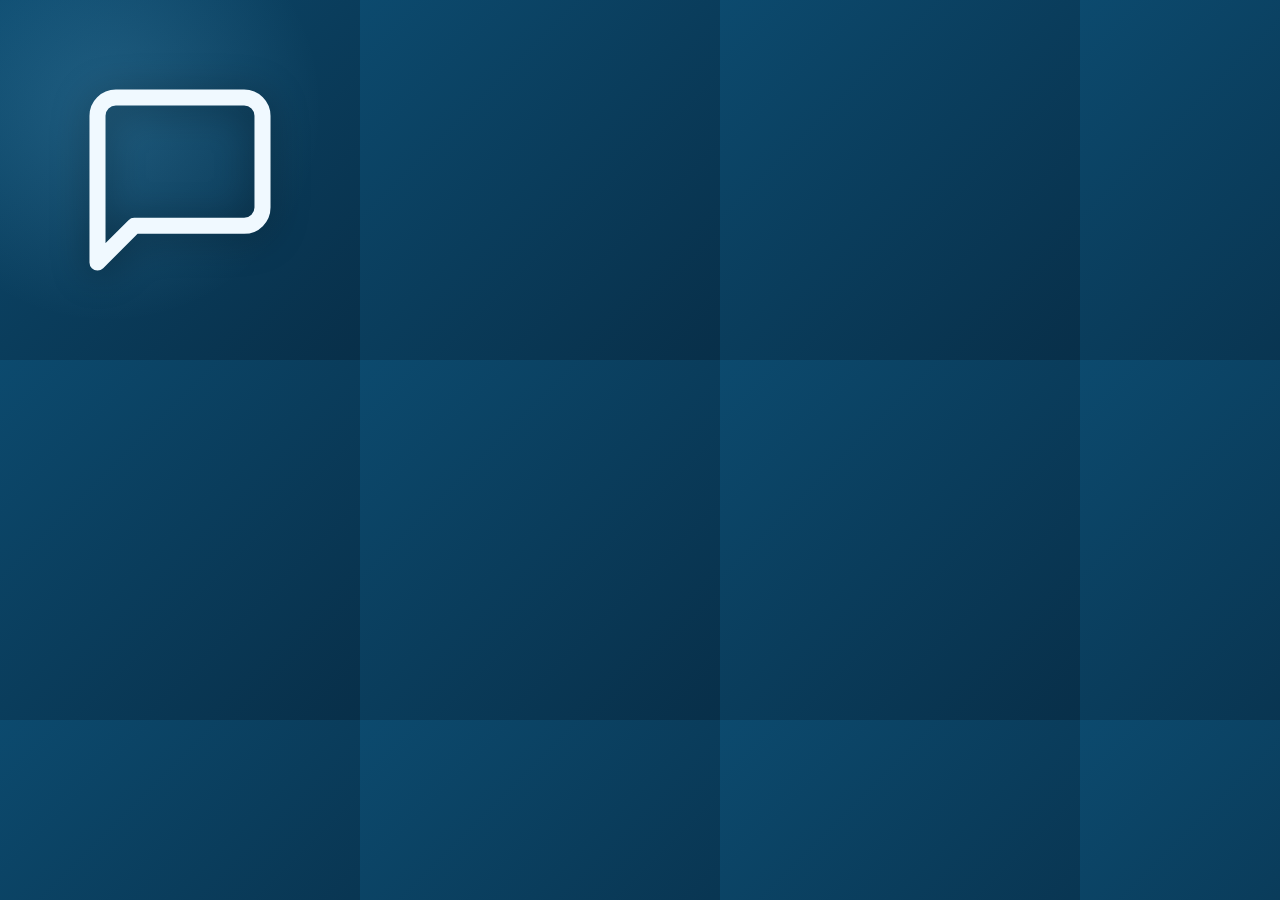
<file: apple-touch-icon.html>
<!DOCTYPE html>
<html lang="zh-CN">
<head>
<meta charset="UTF-8">
<title>Apple Touch Icon — Workplace Communication Workshop</title>
<style>
  :root { --primary: #0c4a6e; --primary-dark: #082f49; }
  * { box-sizing: border-box; margin: 0; padding: 0; }
  html, body { width: 360px; height: 360px; overflow: hidden; }
  body {
    background: linear-gradient(135deg, var(--primary) 0%, var(--primary-dark) 100%);
    display: flex; align-items: center; justify-content: center; position: relative;
  }
  body::after {
    content: ""; position: absolute; inset: 0;
    background: radial-gradient(ellipse at 30% 30%, rgba(125,211,252,0.18) 0%, transparent 60%);
  }
  .icon {
    color: #f0f9ff; width: 220px; height: 220px;
    position: relative; z-index: 1;
    filter: drop-shadow(0 4px 18px rgba(0,0,0,0.35));
  }
</style>
</head>
<body>
  <svg class="icon" xmlns="http://www.w3.org/2000/svg" viewBox="0 0 24 24" fill="none" stroke="currentColor" stroke-width="1.75" stroke-linecap="round" stroke-linejoin="round" aria-hidden="true">
    <path d="M21 15a2 2 0 0 1-2 2H7l-4 4V5a2 2 0 0 1 2-2h14a2 2 0 0 1 2 2z"></path>
  </svg>
</body>
</html>
</file>
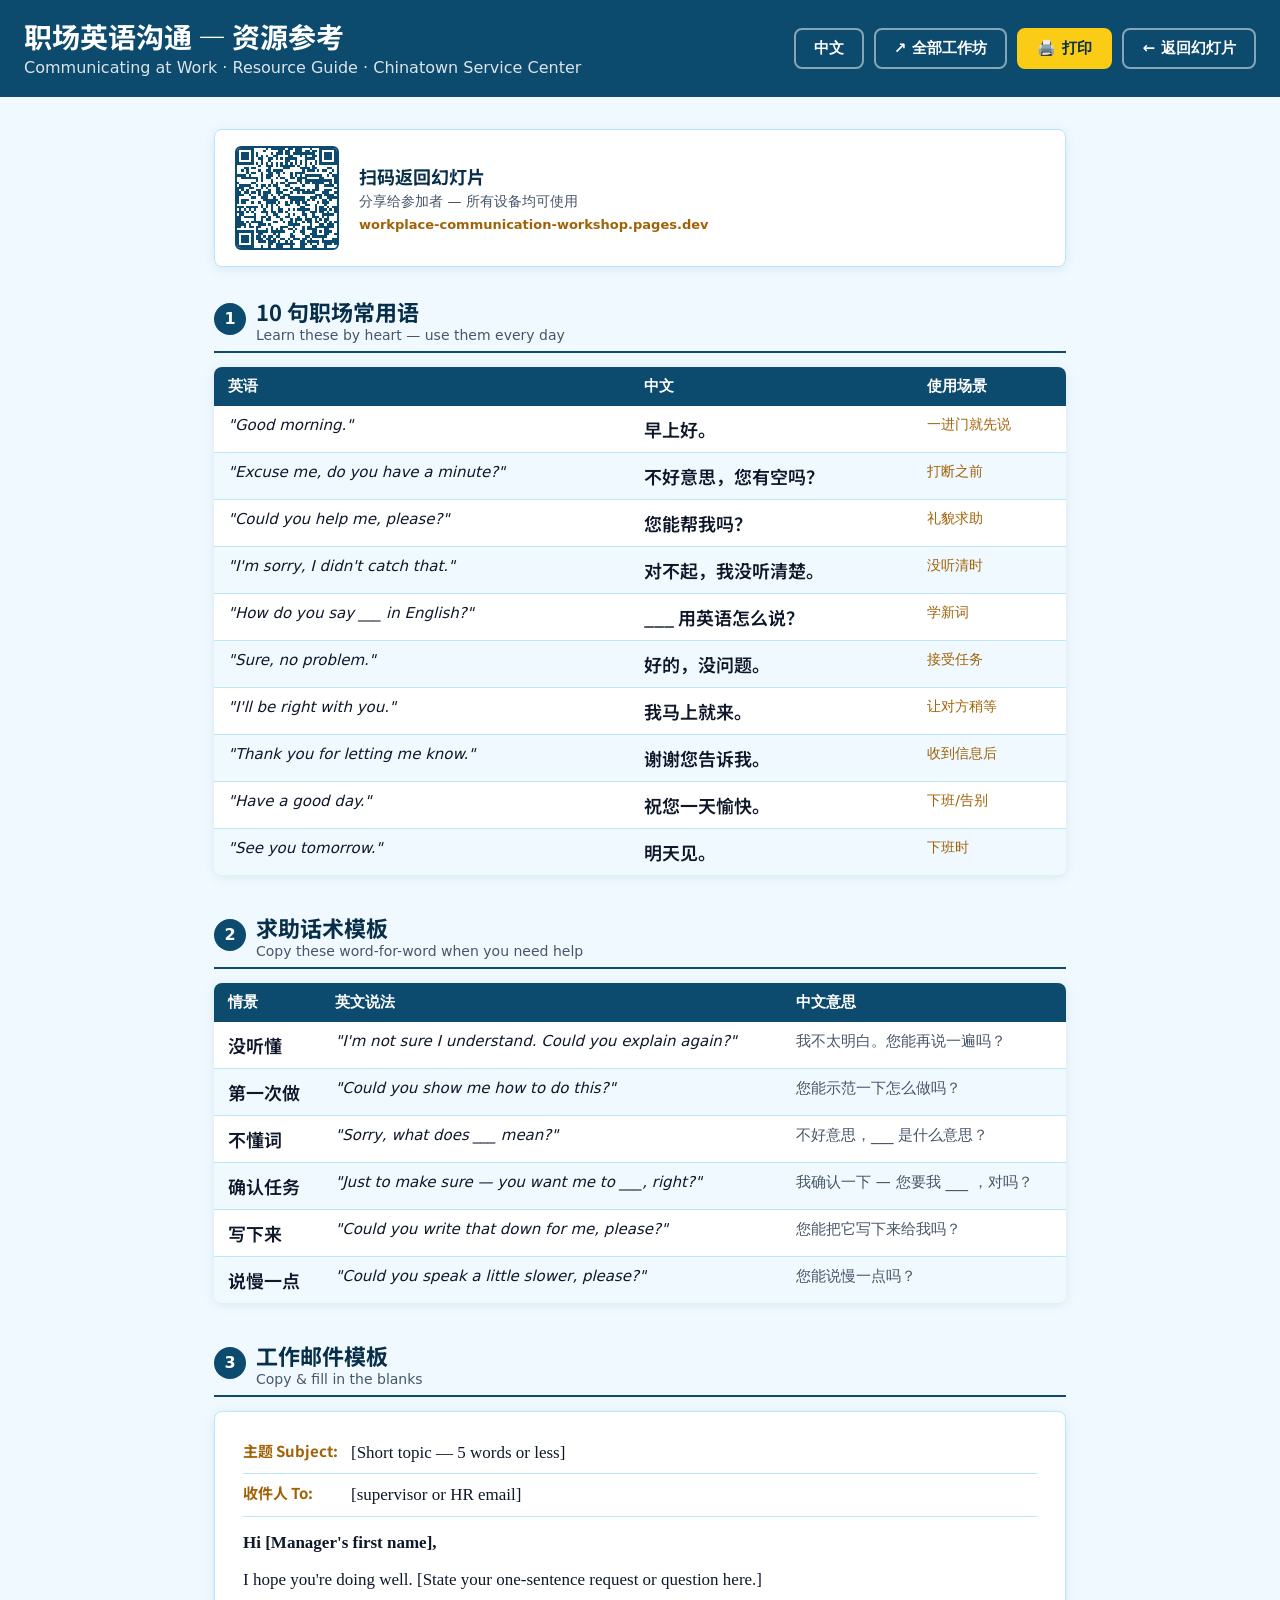
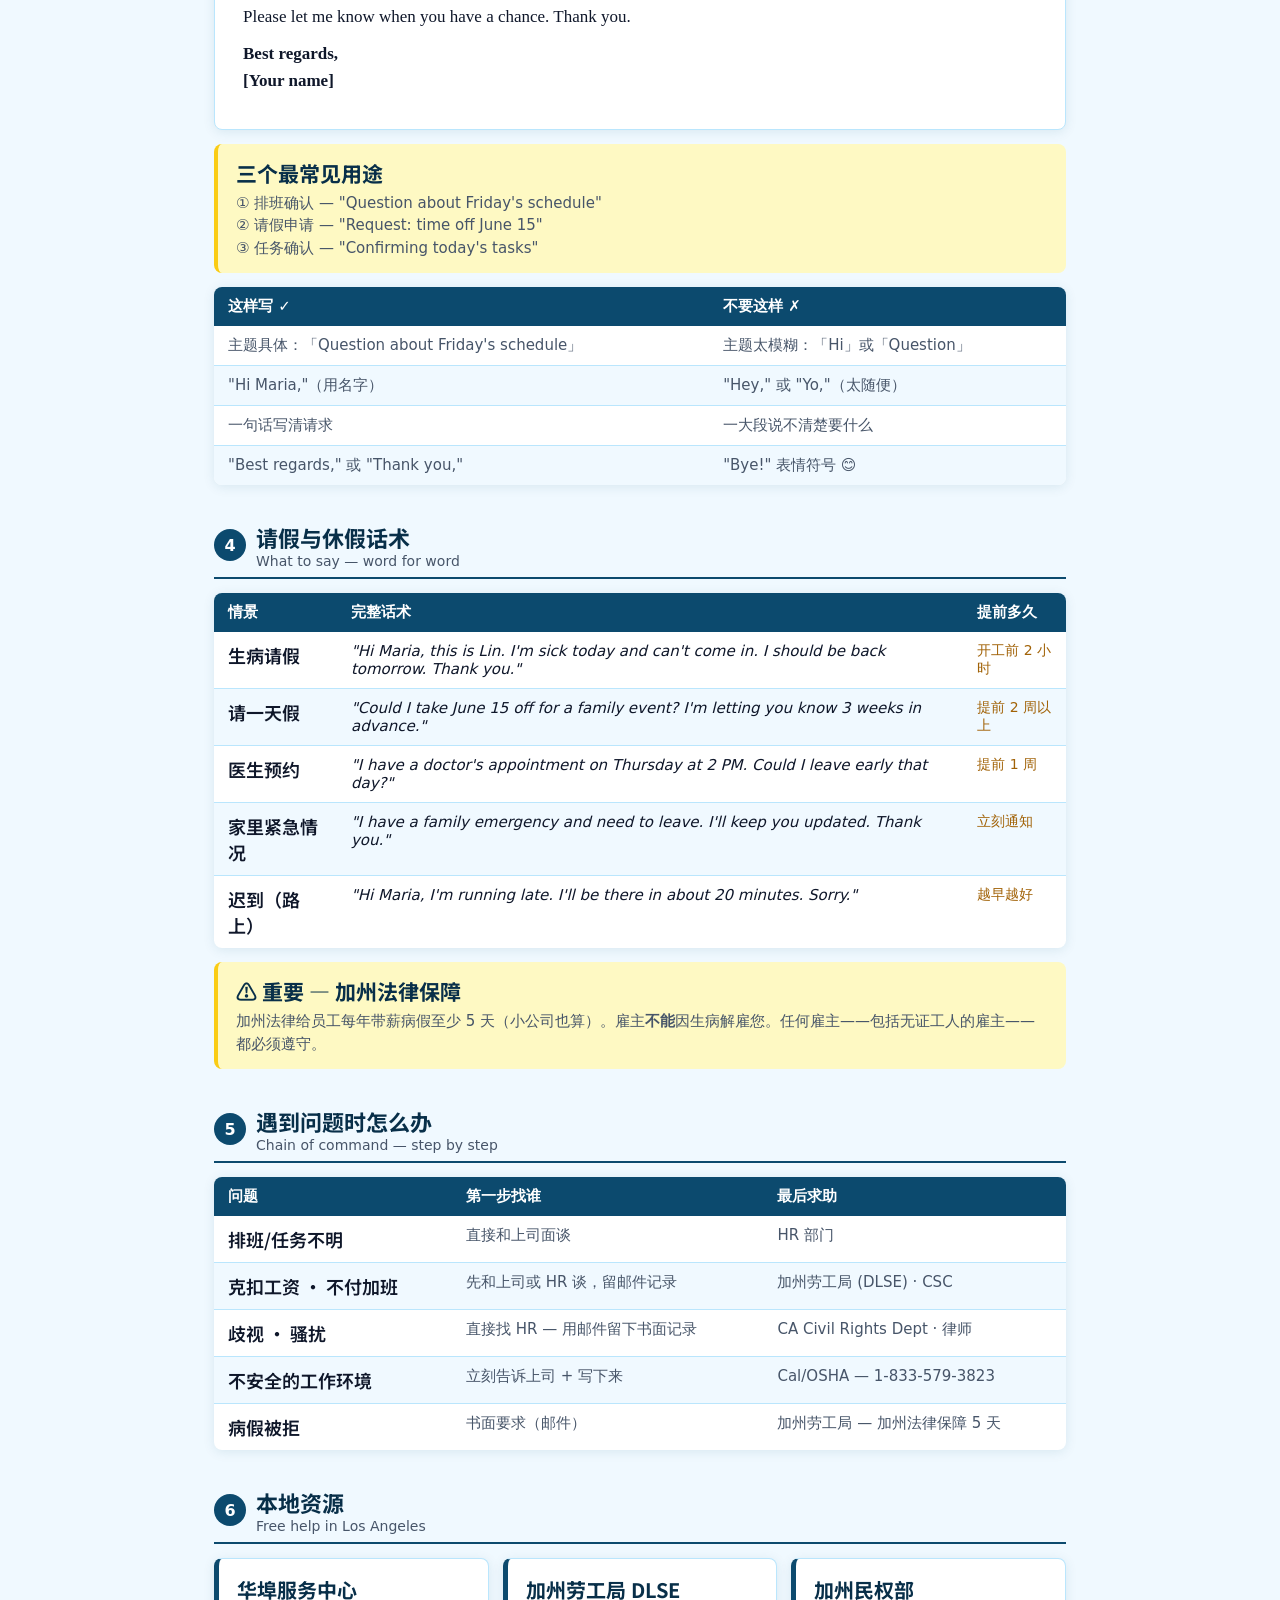
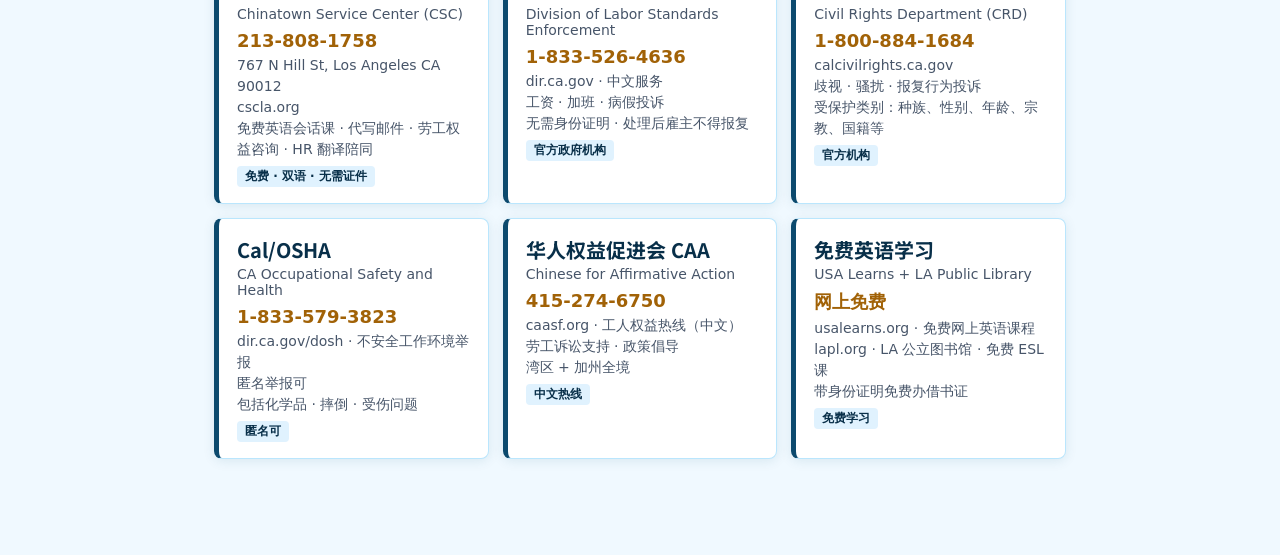
<file: resources.html>
<!DOCTYPE html>
<html lang="zh-CN">
<head>
  <meta charset="UTF-8">
  <meta name="viewport" content="width=device-width, initial-scale=1.0">
  <title>职场沟通资源 · Workplace Communication Resources — CSC</title>
  <meta name="description" content="Workplace communication reference for LA immigrants — 10 key phrases, a work email template, and scripts for help, sick calls, and time off.">
  <meta name="theme-color" content="#0c4a6e">
  <link rel="canonical" href="https://workplace-communication-workshop.pages.dev/resources">
  <meta property="og:title" content="职场沟通资源 · Workplace Communication Resources — Chinatown Service Center">
  <meta property="og:description" content="Bilingual workplace communication reference — phrases, email templates, and scripts for talking to your boss and HR.">
  <meta property="og:type" content="website">
  <meta property="og:url" content="https://workplace-communication-workshop.pages.dev/resources">
  <meta property="og:image" content="https://workplace-communication-workshop.pages.dev/og-image.svg">
  <meta property="og:image:width" content="1200">
  <meta property="og:image:height" content="630">
  <meta property="og:image:alt" content="职场英语沟通 · Communicating at Work — Chinatown Service Center bilingual workshop">
  <meta name="twitter:card" content="summary_large_image">
  <meta name="twitter:title" content="职场沟通资源 · Workplace Communication Resources">
  <meta name="twitter:description" content="Bilingual workplace communication reference — phrases, email templates, scripts.">
  <meta name="twitter:image" content="https://workplace-communication-workshop.pages.dev/og-image.svg">
  <link rel="icon" href="data:image/svg+xml,<svg xmlns='http://www.w3.org/2000/svg' viewBox='0 0 100 100'><text y='.9em' font-size='90'>💬</text></svg>">
  <link rel="apple-touch-icon" href="data:image/svg+xml,<svg xmlns='http://www.w3.org/2000/svg' viewBox='0 0 180 180'><rect width='180' height='180' rx='32' fill='%230c4a6e'/><text x='50%25' y='62%25' text-anchor='middle' font-size='110' font-family='Apple Color Emoji,Segoe UI Emoji,sans-serif'>💬</text></svg>">
  <link rel="preconnect" href="https://fonts.googleapis.com">
  <link rel="preconnect" href="https://fonts.gstatic.com" crossorigin>
  <link rel="stylesheet" href="https://fonts.googleapis.com/css2?family=Noto+Sans+SC:wght@400;500;700&display=swap">
  <link rel="stylesheet" href="styles.css">
  <link rel="stylesheet" href="print.css">
</head>
<body class="zh resources-body">
<a class="skip-to-main" href="#main-content">跳至主内容 · Skip to main content</a>

<header class="resources-header no-print">
  <div class="resources-title-block">
    <div class="resources-title-zh">职场英语沟通 — 资源参考</div>
    <div class="resources-title-en">Communicating at Work · Resource Guide · Chinatown Service Center</div>
  </div>
  <div class="header-actions">
    <button class="btn-ghost" id="langToggle" data-action="toggle-lang" aria-label="切换语言 · Toggle language">中文</button>
    <a class="btn-ghost" href="https://csc-workshops.pages.dev" target="_blank" rel="noopener">↗ <span class="zh">全部工作坊</span><span class="en">All workshops</span></a>
    <button class="btn-primary print-btn" data-action="print">🖨️ <span class="zh">打印</span><span class="en">Print</span></button>
    <a class="btn-ghost back-link" href="index.html">← <span class="zh">返回幻灯片</span><span class="en">Back to Slides</span></a>
  </div>
</header>

<main class="resources-page" id="main-content">

  <div class="qr-top-row no-print" id="qr-top-row">
    <div id="qr-top"></div>
    <div class="qr-top-info">
      <div class="qr-top-zh"><span class="zh">扫码返回幻灯片</span><span class="en">Scan to view slides</span></div>
      <div class="qr-top-en"><span class="zh">分享给参加者 — 所有设备均可使用</span><span class="en">Share with participants — works on any device</span></div>
      <div class="qr-top-url">workplace-communication-workshop.pages.dev</div>
    </div>
  </div>

  <!-- ── Section 1: 10 Essential Work Phrases ───────── -->
  <div class="resource-section">
    <div class="section-header">
      <div class="section-num">1</div>
      <div>
        <div class="section-title-zh"><span class="zh">10 句职场常用语</span><span class="en">10 Essential Work Phrases</span></div>
        <div class="section-title-en"><span class="zh">Learn these by heart — use them every day</span><span class="en">背熟这十句 — 每天用得到</span></div>
      </div>
    </div>
    <table class="res-table">
      <thead>
        <tr>
          <th><span class="zh">英语</span><span class="en">English</span></th>
          <th><span class="zh">中文</span><span class="en">Chinese</span></th>
          <th><span class="zh">使用场景</span><span class="en">When to use</span></th>
        </tr>
      </thead>
      <tbody>
        <tr>
          <td class="phrase-row-en">"Good morning."</td>
          <td class="zh-cell"><span class="zh">早上好。</span><span class="en">Good morning.</span></td>
          <td class="tip-cell"><span class="zh">一进门就先说</span><span class="en">When you arrive</span></td>
        </tr>
        <tr>
          <td class="phrase-row-en">"Excuse me, do you have a minute?"</td>
          <td class="zh-cell"><span class="zh">不好意思，您有空吗？</span><span class="en">Excuse me, do you have a minute?</span></td>
          <td class="tip-cell"><span class="zh">打断之前</span><span class="en">Before interrupting</span></td>
        </tr>
        <tr>
          <td class="phrase-row-en">"Could you help me, please?"</td>
          <td class="zh-cell"><span class="zh">您能帮我吗？</span><span class="en">Could you help me, please?</span></td>
          <td class="tip-cell"><span class="zh">礼貌求助</span><span class="en">Polite request</span></td>
        </tr>
        <tr>
          <td class="phrase-row-en">"I'm sorry, I didn't catch that."</td>
          <td class="zh-cell"><span class="zh">对不起，我没听清楚。</span><span class="en">I'm sorry, I didn't catch that.</span></td>
          <td class="tip-cell"><span class="zh">没听清时</span><span class="en">Didn't hear them</span></td>
        </tr>
        <tr>
          <td class="phrase-row-en">"How do you say ___ in English?"</td>
          <td class="zh-cell"><span class="zh">___ 用英语怎么说？</span><span class="en">How do you say ___ in English?</span></td>
          <td class="tip-cell"><span class="zh">学新词</span><span class="en">Learn a new word</span></td>
        </tr>
        <tr>
          <td class="phrase-row-en">"Sure, no problem."</td>
          <td class="zh-cell"><span class="zh">好的，没问题。</span><span class="en">Sure, no problem.</span></td>
          <td class="tip-cell"><span class="zh">接受任务</span><span class="en">Accept a task</span></td>
        </tr>
        <tr>
          <td class="phrase-row-en">"I'll be right with you."</td>
          <td class="zh-cell"><span class="zh">我马上就来。</span><span class="en">I'll be right with you.</span></td>
          <td class="tip-cell"><span class="zh">让对方稍等</span><span class="en">Asking them to wait</span></td>
        </tr>
        <tr>
          <td class="phrase-row-en">"Thank you for letting me know."</td>
          <td class="zh-cell"><span class="zh">谢谢您告诉我。</span><span class="en">Thank you for letting me know.</span></td>
          <td class="tip-cell"><span class="zh">收到信息后</span><span class="en">After being informed</span></td>
        </tr>
        <tr>
          <td class="phrase-row-en">"Have a good day."</td>
          <td class="zh-cell"><span class="zh">祝您一天愉快。</span><span class="en">Have a good day.</span></td>
          <td class="tip-cell"><span class="zh">下班/告别</span><span class="en">Leaving / goodbye</span></td>
        </tr>
        <tr>
          <td class="phrase-row-en">"See you tomorrow."</td>
          <td class="zh-cell"><span class="zh">明天见。</span><span class="en">See you tomorrow.</span></td>
          <td class="tip-cell"><span class="zh">下班时</span><span class="en">End of shift</span></td>
        </tr>
      </tbody>
    </table>
  </div>

  <!-- ── Section 2: Scripts for Asking Help ───────── -->
  <div class="resource-section">
    <div class="section-header">
      <div class="section-num">2</div>
      <div>
        <div class="section-title-zh"><span class="zh">求助话术模板</span><span class="en">Scripts for Asking Help</span></div>
        <div class="section-title-en"><span class="zh">Copy these word-for-word when you need help</span><span class="en">需要帮助时一字不差地用这些话</span></div>
      </div>
    </div>
    <table class="res-table">
      <thead>
        <tr>
          <th><span class="zh">情景</span><span class="en">Situation</span></th>
          <th><span class="zh">英文说法</span><span class="en">English phrase</span></th>
          <th><span class="zh">中文意思</span><span class="en">Chinese</span></th>
        </tr>
      </thead>
      <tbody>
        <tr>
          <td class="zh-cell"><span class="zh">没听懂</span><span class="en">Didn't understand</span></td>
          <td class="phrase-row-en">"I'm not sure I understand. Could you explain again?"</td>
          <td class="en-cell"><span class="zh">我不太明白。您能再说一遍吗？</span><span class="en">I'm not sure I understand. Could you explain again?</span></td>
        </tr>
        <tr>
          <td class="zh-cell"><span class="zh">第一次做</span><span class="en">First time doing it</span></td>
          <td class="phrase-row-en">"Could you show me how to do this?"</td>
          <td class="en-cell"><span class="zh">您能示范一下怎么做吗？</span><span class="en">Could you show me how to do this?</span></td>
        </tr>
        <tr>
          <td class="zh-cell"><span class="zh">不懂词</span><span class="en">Unknown word</span></td>
          <td class="phrase-row-en">"Sorry, what does ___ mean?"</td>
          <td class="en-cell"><span class="zh">不好意思，___ 是什么意思？</span><span class="en">Sorry, what does ___ mean?</span></td>
        </tr>
        <tr>
          <td class="zh-cell"><span class="zh">确认任务</span><span class="en">Confirm task</span></td>
          <td class="phrase-row-en">"Just to make sure — you want me to ___, right?"</td>
          <td class="en-cell"><span class="zh">我确认一下 — 您要我 ___ ，对吗？</span><span class="en">Just to make sure — you want me to ___, right?</span></td>
        </tr>
        <tr>
          <td class="zh-cell"><span class="zh">写下来</span><span class="en">Ask to write down</span></td>
          <td class="phrase-row-en">"Could you write that down for me, please?"</td>
          <td class="en-cell"><span class="zh">您能把它写下来给我吗？</span><span class="en">Could you write that down for me, please?</span></td>
        </tr>
        <tr>
          <td class="zh-cell"><span class="zh">说慢一点</span><span class="en">Speak slowly</span></td>
          <td class="phrase-row-en">"Could you speak a little slower, please?"</td>
          <td class="en-cell"><span class="zh">您能说慢一点吗？</span><span class="en">Could you speak a little slower, please?</span></td>
        </tr>
      </tbody>
    </table>
  </div>

  <!-- ── Section 3: Work Email Template ──────────── -->
  <div class="resource-section">
    <div class="section-header">
      <div class="section-num">3</div>
      <div>
        <div class="section-title-zh"><span class="zh">工作邮件模板</span><span class="en">Work Email Template</span></div>
        <div class="section-title-en"><span class="zh">Copy & fill in the blanks</span><span class="en">复制下来，填空即可</span></div>
      </div>
    </div>
    <div class="email-card" style="margin-bottom:14px;">
      <div class="email-row">
        <div class="email-label"><span class="zh">主题 Subject:</span><span class="en">Subject:</span></div>
        <div class="email-value">[Short topic — 5 words or less]</div>
      </div>
      <div class="email-row">
        <div class="email-label"><span class="zh">收件人 To:</span><span class="en">To:</span></div>
        <div class="email-value">[supervisor or HR email]</div>
      </div>
      <div class="email-body">
        <p><strong>Hi [Manager's first name],</strong></p>
        <p>I hope you're doing well. [State your one-sentence request or question here.]</p>
        <p>Please let me know when you have a chance. Thank you.</p>
        <p><strong>Best regards,</strong><br><strong>[Your name]</strong></p>
      </div>
    </div>
    <div class="callout" style="margin-bottom:14px;">
      <div class="callout-zh"><span class="zh">三个最常见用途</span><span class="en">3 Most Common Uses</span></div>
      <div class="callout-en">
        <span class="zh">① 排班确认 — "Question about Friday's schedule"<br>② 请假申请 — "Request: time off June 15"<br>③ 任务确认 — "Confirming today's tasks"</span>
        <span class="en">① Schedule check — "Question about Friday's schedule"<br>② Day-off request — "Request: time off June 15"<br>③ Confirm tasks — "Confirming today's tasks"</span>
      </div>
    </div>
    <table class="res-table">
      <thead>
        <tr>
          <th><span class="zh">这样写 ✓</span><span class="en">Do this ✓</span></th>
          <th><span class="zh">不要这样 ✗</span><span class="en">Don't do this ✗</span></th>
        </tr>
      </thead>
      <tbody>
        <tr>
          <td class="en-cell"><span class="zh">主题具体：「Question about Friday's schedule」</span><span class="en">Specific subject: "Question about Friday's schedule"</span></td>
          <td class="en-cell"><span class="zh">主题太模糊：「Hi」或「Question」</span><span class="en">Vague subject: "Hi" or "Question"</span></td>
        </tr>
        <tr>
          <td class="en-cell"><span class="zh">"Hi Maria,"（用名字）</span><span class="en">"Hi Maria," (use first name)</span></td>
          <td class="en-cell"><span class="zh">"Hey," 或 "Yo,"（太随便）</span><span class="en">"Hey," or "Yo," (too casual)</span></td>
        </tr>
        <tr>
          <td class="en-cell"><span class="zh">一句话写清请求</span><span class="en">One sentence states the ask</span></td>
          <td class="en-cell"><span class="zh">一大段说不清楚要什么</span><span class="en">Long paragraph with no clear ask</span></td>
        </tr>
        <tr>
          <td class="en-cell"><span class="zh">"Best regards," 或 "Thank you,"</span><span class="en">"Best regards," or "Thank you,"</span></td>
          <td class="en-cell"><span class="zh">"Bye!" 表情符号 😊</span><span class="en">"Bye!" emojis 😊</span></td>
        </tr>
      </tbody>
    </table>
  </div>

  <!-- ── Section 4: Calling in Sick & Day Off ──────── -->
  <div class="resource-section">
    <div class="section-header">
      <div class="section-num">4</div>
      <div>
        <div class="section-title-zh"><span class="zh">请假与休假话术</span><span class="en">Calling In Sick & Time Off</span></div>
        <div class="section-title-en"><span class="zh">What to say — word for word</span><span class="en">该怎么说 — 一字不差</span></div>
      </div>
    </div>
    <table class="res-table" style="margin-bottom:14px;">
      <thead>
        <tr>
          <th><span class="zh">情景</span><span class="en">Situation</span></th>
          <th><span class="zh">完整话术</span><span class="en">Full script</span></th>
          <th><span class="zh">提前多久</span><span class="en">Notice</span></th>
        </tr>
      </thead>
      <tbody>
        <tr>
          <td class="zh-cell"><span class="zh">生病请假</span><span class="en">Calling in sick</span></td>
          <td class="phrase-row-en"><span class="zh">"Hi Maria, this is Lin. I'm sick today and can't come in. I should be back tomorrow. Thank you."</span><span class="en">"Hi Maria, this is Lin. I'm sick today and can't come in. I should be back tomorrow. Thank you."</span></td>
          <td class="tip-cell"><span class="zh">开工前 2 小时</span><span class="en">2+ hrs before shift</span></td>
        </tr>
        <tr>
          <td class="zh-cell"><span class="zh">请一天假</span><span class="en">Day off (planned)</span></td>
          <td class="phrase-row-en"><span class="zh">"Could I take June 15 off for a family event? I'm letting you know 3 weeks in advance."</span><span class="en">"Could I take June 15 off for a family event? I'm letting you know 3 weeks in advance."</span></td>
          <td class="tip-cell"><span class="zh">提前 2 周以上</span><span class="en">2+ weeks ahead</span></td>
        </tr>
        <tr>
          <td class="zh-cell"><span class="zh">医生预约</span><span class="en">Doctor appointment</span></td>
          <td class="phrase-row-en"><span class="zh">"I have a doctor's appointment on Thursday at 2 PM. Could I leave early that day?"</span><span class="en">"I have a doctor's appointment on Thursday at 2 PM. Could I leave early that day?"</span></td>
          <td class="tip-cell"><span class="zh">提前 1 周</span><span class="en">1 week ahead</span></td>
        </tr>
        <tr>
          <td class="zh-cell"><span class="zh">家里紧急情况</span><span class="en">Family emergency</span></td>
          <td class="phrase-row-en"><span class="zh">"I have a family emergency and need to leave. I'll keep you updated. Thank you."</span><span class="en">"I have a family emergency and need to leave. I'll keep you updated. Thank you."</span></td>
          <td class="tip-cell"><span class="zh">立刻通知</span><span class="en">Immediately</span></td>
        </tr>
        <tr>
          <td class="zh-cell"><span class="zh">迟到（路上）</span><span class="en">Running late</span></td>
          <td class="phrase-row-en"><span class="zh">"Hi Maria, I'm running late. I'll be there in about 20 minutes. Sorry."</span><span class="en">"Hi Maria, I'm running late. I'll be there in about 20 minutes. Sorry."</span></td>
          <td class="tip-cell"><span class="zh">越早越好</span><span class="en">ASAP</span></td>
        </tr>
      </tbody>
    </table>
    <div class="callout">
      <div class="callout-zh"><span class="zh">⚠️ 重要 — 加州法律保障</span><span class="en">⚠️ Important — CA Law Protections</span></div>
      <div class="callout-en">
        <span class="zh">加州法律给员工每年带薪病假至少 5 天（小公司也算）。雇主<strong>不能</strong>因生病解雇您。任何雇主——包括无证工人的雇主——都必须遵守。</span>
        <span class="en">CA law gives every worker at least 5 paid sick days/year (even at small employers). Your employer <strong>cannot</strong> fire you for using them. All employers must comply — including those of undocumented workers.</span>
      </div>
    </div>
  </div>

  <!-- ── Section 5: When You Have a Problem ───────── -->
  <div class="resource-section">
    <div class="section-header">
      <div class="section-num">5</div>
      <div>
        <div class="section-title-zh"><span class="zh">遇到问题时怎么办</span><span class="en">When You Have a Problem at Work</span></div>
        <div class="section-title-en"><span class="zh">Chain of command — step by step</span><span class="en">沟通顺序 — 一步一步来</span></div>
      </div>
    </div>
    <table class="res-table">
      <thead>
        <tr>
          <th><span class="zh">问题</span><span class="en">Problem</span></th>
          <th><span class="zh">第一步找谁</span><span class="en">First contact</span></th>
          <th><span class="zh">最后求助</span><span class="en">If unresolved</span></th>
        </tr>
      </thead>
      <tbody>
        <tr>
          <td class="zh-cell"><span class="zh">排班/任务不明</span><span class="en">Schedule / unclear task</span></td>
          <td class="en-cell"><span class="zh">直接和上司面谈</span><span class="en">Talk to supervisor directly</span></td>
          <td class="en-cell"><span class="zh">HR 部门</span><span class="en">HR department</span></td>
        </tr>
        <tr>
          <td class="zh-cell"><span class="zh">克扣工资 · 不付加班</span><span class="en">Wage theft · unpaid overtime</span></td>
          <td class="en-cell"><span class="zh">先和上司或 HR 谈，留邮件记录</span><span class="en">Talk to supervisor / HR with email record</span></td>
          <td class="en-cell"><span class="zh">加州劳工局 (DLSE) · CSC</span><span class="en">CA Labor Commissioner (DLSE) · CSC</span></td>
        </tr>
        <tr>
          <td class="zh-cell"><span class="zh">歧视 · 骚扰</span><span class="en">Discrimination · harassment</span></td>
          <td class="en-cell"><span class="zh">直接找 HR — 用邮件留下书面记录</span><span class="en">Go to HR directly — email so it's in writing</span></td>
          <td class="en-cell"><span class="zh">CA Civil Rights Dept · 律师</span><span class="en">CA Civil Rights Dept · attorney</span></td>
        </tr>
        <tr>
          <td class="zh-cell"><span class="zh">不安全的工作环境</span><span class="en">Unsafe workplace</span></td>
          <td class="en-cell"><span class="zh">立刻告诉上司 + 写下来</span><span class="en">Tell supervisor immediately + document</span></td>
          <td class="en-cell"><span class="zh">Cal/OSHA — 1-833-579-3823</span><span class="en">Cal/OSHA — 1-833-579-3823</span></td>
        </tr>
        <tr>
          <td class="zh-cell"><span class="zh">病假被拒</span><span class="en">Sick day denied</span></td>
          <td class="en-cell"><span class="zh">书面要求（邮件）</span><span class="en">Make request in writing (email)</span></td>
          <td class="en-cell"><span class="zh">加州劳工局 — 加州法律保障 5 天</span><span class="en">CA Labor Comm — 5 days protected by law</span></td>
        </tr>
      </tbody>
    </table>
  </div>

  <!-- ── Section 6: Local Resources ────────────────── -->
  <div class="resource-section">
    <div class="section-header">
      <div class="section-num">6</div>
      <div>
        <div class="section-title-zh"><span class="zh">本地资源</span><span class="en">Local Resources</span></div>
        <div class="section-title-en"><span class="zh">Free help in Los Angeles</span><span class="en">洛杉矶免费帮助</span></div>
      </div>
    </div>
    <div class="org-cards">
      <div class="org-card">
        <div class="org-name-zh"><span class="zh">华埠服务中心</span><span class="en">Chinatown Service Center</span></div>
        <div class="org-name-en"><span class="zh">Chinatown Service Center (CSC)</span><span class="en">华埠服务中心</span></div>
        <div class="org-phone">213-808-1758</div>
        <div class="org-detail">
          <span class="zh">767 N Hill St, Los Angeles CA 90012<br>cscla.org<br>免费英语会话课 · 代写邮件 · 劳工权益咨询 · HR 翻译陪同</span>
          <span class="en">767 N Hill St, Los Angeles CA 90012<br>cscla.org<br>Free English conversation class · Email help · Labor rights · HR interpretation</span>
        </div>
        <div class="org-badge"><span class="zh">免费 · 双语 · 无需证件</span><span class="en">Free · Bilingual · No ID required</span></div>
      </div>
      <div class="org-card">
        <div class="org-name-zh"><span class="zh">加州劳工局 DLSE</span><span class="en">CA Labor Commissioner</span></div>
        <div class="org-name-en"><span class="zh">Division of Labor Standards Enforcement</span><span class="en">劳工标准执行处</span></div>
        <div class="org-phone">1-833-526-4636</div>
        <div class="org-detail">
          <span class="zh">dir.ca.gov · 中文服务<br>工资 · 加班 · 病假投诉<br>无需身份证明 · 处理后雇主不得报复</span>
          <span class="en">dir.ca.gov · Chinese service<br>Wage · overtime · sick leave complaints<br>No immigration status required · Anti-retaliation protections</span>
        </div>
        <div class="org-badge"><span class="zh">官方政府机构</span><span class="en">Official state agency</span></div>
      </div>
      <div class="org-card">
        <div class="org-name-zh"><span class="zh">加州民权部</span><span class="en">CA Civil Rights Department</span></div>
        <div class="org-name-en"><span class="zh">Civil Rights Department (CRD)</span><span class="en">民权部</span></div>
        <div class="org-phone">1-800-884-1684</div>
        <div class="org-detail">
          <span class="zh">calcivilrights.ca.gov<br>歧视 · 骚扰 · 报复行为投诉<br>受保护类别：种族、性别、年龄、宗教、国籍等</span>
          <span class="en">calcivilrights.ca.gov<br>Discrimination · harassment · retaliation<br>Protected: race, gender, age, religion, national origin, etc.</span>
        </div>
        <div class="org-badge"><span class="zh">官方机构</span><span class="en">State agency</span></div>
      </div>
      <div class="org-card">
        <div class="org-name-zh"><span class="zh">Cal/OSHA</span><span class="en">Cal/OSHA</span></div>
        <div class="org-name-en"><span class="zh">CA Occupational Safety and Health</span><span class="en">加州职业安全卫生局</span></div>
        <div class="org-phone">1-833-579-3823</div>
        <div class="org-detail">
          <span class="zh">dir.ca.gov/dosh · 不安全工作环境举报<br>匿名举报可<br>包括化学品 · 摔倒 · 受伤问题</span>
          <span class="en">dir.ca.gov/dosh · Report unsafe workplaces<br>Anonymous reports accepted<br>Chemical · fall · injury hazards</span>
        </div>
        <div class="org-badge"><span class="zh">匿名可</span><span class="en">Anonymous OK</span></div>
      </div>
      <div class="org-card">
        <div class="org-name-zh"><span class="zh">华人权益促进会 CAA</span><span class="en">Chinese for Affirmative Action</span></div>
        <div class="org-name-en"><span class="zh">Chinese for Affirmative Action</span><span class="en">华人权益促进会</span></div>
        <div class="org-phone">415-274-6750</div>
        <div class="org-detail">
          <span class="zh">caasf.org · 工人权益热线（中文）<br>劳工诉讼支持 · 政策倡导<br>湾区 + 加州全境</span>
          <span class="en">caasf.org · Worker rights hotline (Chinese)<br>Labor case support · policy advocacy<br>Bay Area + statewide CA</span>
        </div>
        <div class="org-badge"><span class="zh">中文热线</span><span class="en">Chinese hotline</span></div>
      </div>
      <div class="org-card">
        <div class="org-name-zh"><span class="zh">免费英语学习</span><span class="en">Free English Learning</span></div>
        <div class="org-name-en"><span class="zh">USA Learns + LA Public Library</span><span class="en">USA Learns + 洛杉矶公共图书馆</span></div>
        <div class="org-phone"><span class="zh">网上免费</span><span class="en">Online — free</span></div>
        <div class="org-detail">
          <span class="zh">usalearns.org · 免费网上英语课程<br>lapl.org · LA 公立图书馆 · 免费 ESL 课<br>带身份证明免费办借书证</span>
          <span class="en">usalearns.org · Free online English<br>lapl.org · LA Public Library · free ESL classes<br>Free library card with ID</span>
        </div>
        <div class="org-badge"><span class="zh">免费学习</span><span class="en">Free learning</span></div>
      </div>
    </div>
  </div>

</main>

<script src="qrcode.min.js"></script>
<script src="resources.js"></script>
</body>
</html>
</file>
<file: styles.css>
/* ─── CSS Custom Properties — Dark Sky + Sunshine ─────── */
:root {
  --bg:           #f0f9ff;
  --surface:      #ffffff;
  --primary:      #0c4a6e;
  --primary-dark: #082f49;
  --primary-light:#e0f2fe;
  --accent:       #facc15;
  --accent-text:  #a16207;
  --accent-light: #fef9c3;
  --text:         #0f172a;
  --text-sub:     #475569;
  --border:       #bae6fd;
  --shadow:       0 2px 12px rgba(12,74,110,0.10);
  --radius-card:  8px;
  --radius-activity: 12px;
  --radius-btn:   8px;
  --transition:   200ms ease;
  /* Activity match-state colors — sky / amber / red / green for verdicts */
  --match-good:   #047857;
  --match-good-bg:#d1fae5;
  --match-bad:    #b91c1c;
  --match-bad-bg: #fee2e2;
  --match-okay:   #b45309;
  --match-okay-bg:#fef3c7;
}

/* ─── Slide Transition ──────────────────────────────────── */
@keyframes slideFadeIn {
  from { opacity: 0; transform: translateY(6px); }
  to   { opacity: 1; transform: translateY(0); }
}

/* ─── Reset ─────────────────────────────────────────────── */
*, *::before, *::after { box-sizing: border-box; margin: 0; padding: 0; }
html { font-size: 16px; }
body {
  font-family: -apple-system, BlinkMacSystemFont, "Segoe UI", system-ui, sans-serif;
  background: var(--bg);
  color: var(--text);
  height: 100dvh;
  overflow: hidden;
  display: flex;
  flex-direction: column;
}

/* ─── Language Visibility ───────────────────────────────── */
body.zh .en { display: none !important; }
body:not(.zh) .zh { display: none !important; }

/* ─── Suppress focus ring on programmatic heading focus ─── */
h1:focus:not(:focus-visible),
h2:focus:not(:focus-visible) { outline: none; }
[tabindex="-1"]:focus { outline: none; }

/* ─── Explicit focus-visible for interactive elements ───── */
.nav-btn:focus-visible,
.reveal-btn:focus-visible,
.lang-toggle:focus-visible {
  outline: 3px solid #fff;
  outline-offset: 2px;
}
a:focus-visible {
  outline: 3px solid var(--primary);
  outline-offset: 2px;
  border-radius: 2px;
}

/* ─── Skip Link ─────────────────────────────────────────── */
.skip-to-main {
  position: absolute;
  left: -9999px;
  top: 0;
  background: var(--primary);
  color: #fff;
  padding: 8px 16px;
  z-index: 100;
  border-radius: 0 0 8px 0;
}
.skip-to-main:focus { left: 0; }

/* ─── Noscript ──────────────────────────────────────────── */
.noscript-msg {
  position: fixed; inset: 0;
  display: flex; align-items: center; justify-content: center;
  background: var(--bg); font-size: 1.25rem;
  padding: 2rem; text-align: center;
}

/* ─── Header ────────────────────────────────────────────── */
.slide-header {
  display: flex;
  align-items: center;
  justify-content: space-between;
  padding: 10px 20px;
  background: var(--primary);
  color: #fff;
  flex-shrink: 0;
  min-height: 44px;
}
.section-label {
  font-size: 14px;
  font-weight: 600;
  letter-spacing: 0.03em;
  opacity: 0.9;
}
.slide-counter {
  font-size: 14px;
  font-weight: 600;
  background: rgba(255,255,255,0.2);
  padding: 3px 10px;
  border-radius: 20px;
}

.header-right {
  display: flex;
  align-items: center;
  gap: 10px;
}

.lang-toggle {
  background: rgba(255,255,255,0.18);
  color: #fff;
  border: 1.5px solid rgba(255,255,255,0.4);
  border-radius: var(--radius-btn);
  padding: 7px 14px;
  font-size: 14px;
  font-weight: 700;
  cursor: pointer;
  transition: background var(--transition);
  line-height: 1.4;
  flex-shrink: 0;
  min-height: 36px;
}
.lang-toggle:hover { background: rgba(255,255,255,0.28); }

/* ─── Slides Area ───────────────────────────────────────── */
.slides-area {
  flex: 1;
  position: relative;
  overflow: hidden;
}

.slide {
  display: none;
  position: absolute;
  inset: 0;
  background: var(--bg);
  overflow-y: auto;
  padding: 32px 40px 24px;
}
.slide.active { display: flex; flex-direction: column; animation: slideFadeIn 220ms ease-out; }
.slide-centered { align-items: center; text-align: center; }
.slide-inner { width: 100%; max-width: 1100px; margin: 0 auto; }
.slide-centered .slide-inner { display: flex; flex-direction: column; align-items: center; }

/* ─── Title Slide ───────────────────────────────────────── */
.title-slide {
  background: radial-gradient(ellipse at 60% 40%, #0369a1 0%, var(--primary) 55%, var(--primary-dark) 100%);
  justify-content: center;
  color: #fff;
}
.title-slide .slide-inner { text-align: center; }
.csc-name {
  font-size: 18px;
  font-weight: 500;
  opacity: 0.85;
  margin-bottom: 24px;
  letter-spacing: 0.04em;
}
.main-title {
  font-family: "PingFang SC", "Noto Sans SC", "Microsoft YaHei", sans-serif;
  font-size: 64px;
  font-weight: 700;
  line-height: 1.2;
  margin-bottom: 12px;
  text-shadow: 0 2px 8px rgba(0,0,0,0.2);
}
.main-subtitle {
  font-size: 32px;
  font-weight: 400;
  opacity: 0.88;
  margin-bottom: 32px;
}
.date-line { font-size: 18px; opacity: 0.72; margin-bottom: 36px; }
.start-hint {
  display: inline-block;
  font-size: 16px;
  opacity: 0.78;
  background: rgba(250, 204, 21, 0.22);
  padding: 6px 16px;
  border-radius: 20px;
  border: 1px solid rgba(250, 204, 21, 0.55);
  color: #fef9c3;
}

/* ─── Topic Badge ───────────────────────────────────────── */
.topic-badge svg { vertical-align: middle; }
.topic-badge {
  display: inline-flex;
  align-items: center;
  gap: 6px;
  background: var(--primary-light);
  color: var(--primary-dark);
  font-size: 14px;
  font-weight: 700;
  padding: 5px 14px;
  border-radius: 20px;
  margin-bottom: 16px;
  text-transform: uppercase;
  letter-spacing: 0.04em;
}

/* ─── Slide Headings ────────────────────────────────────── */
.zh-headline {
  font-family: "PingFang SC", "Noto Sans SC", "Microsoft YaHei", sans-serif;
  font-size: 48px;
  font-weight: 700;
  color: var(--primary-dark);
  line-height: 1.2;
  margin-bottom: 6px;
}
.en-subtitle {
  font-size: 22px;
  font-weight: 500;
  color: var(--text-sub);
  margin-bottom: 24px;
  line-height: 1.4;
}

/* ─── Agenda Grid ────────────────────────────────────────── */
.agenda-grid {
  display: grid;
  grid-template-columns: repeat(3, 1fr);
  gap: 20px;
  width: 100%;
  margin-top: 8px;
}
.agenda-card {
  background: var(--surface);
  border: 1.5px solid var(--border);
  border-radius: var(--radius-card);
  padding: 28px 20px;
  text-align: center;
  box-shadow: var(--shadow);
}
.agenda-num {
  font-size: 20px;
  font-weight: 900;
  color: var(--accent-text);
  margin-bottom: 8px;
}
.agenda-icon { display: block; margin: 0 auto 12px; color: var(--accent-text); }
.agenda-zh {
  font-family: "PingFang SC", "Noto Sans SC", "Microsoft YaHei", sans-serif;
  font-size: 28px;
  font-weight: 700;
  color: var(--primary-dark);
  margin-bottom: 6px;
}
.agenda-en { font-size: 16px; color: var(--text-sub); }

/* ─── Two-Column Compare (formal vs informal, supervisor talk) ── */
.compare-grid {
  display: grid;
  grid-template-columns: 1fr 1fr;
  gap: 16px;
  width: 100%;
  margin-bottom: 14px;
}
.compare-card {
  background: var(--surface);
  border: 1.5px solid var(--border);
  border-radius: var(--radius-card);
  padding: 18px 22px;
  box-shadow: var(--shadow);
}
.compare-card.good { border-left: 5px solid var(--match-good); }
.compare-card.bad  { border-left: 5px solid var(--match-bad); }
.compare-title {
  font-family: "PingFang SC", "Noto Sans SC", "Microsoft YaHei", sans-serif;
  font-size: 22px;
  font-weight: 700;
  margin-bottom: 10px;
  display: flex;
  align-items: center;
  gap: 8px;
}
.compare-card.good .compare-title { color: var(--match-good); }
.compare-card.bad  .compare-title { color: var(--match-bad); }
.compare-list { list-style: none; display: flex; flex-direction: column; gap: 8px; }
.compare-list li {
  padding-left: 22px;
  position: relative;
  font-size: 17px;
  color: var(--text);
  line-height: 1.4;
}
.compare-list li::before {
  content: "•";
  position: absolute;
  left: 4px;
  color: var(--primary);
  font-weight: 800;
  font-size: 22px;
  top: -2px;
}
.compare-card.good .compare-list li::before { color: var(--match-good); content: "✓"; }
.compare-card.bad  .compare-list li::before { color: var(--match-bad);  content: "✗"; }

/* ─── Script Cards (asking for help) ─────────────────────── */
.script-list {
  display: flex;
  flex-direction: column;
  gap: 12px;
  width: 100%;
}
.script-card {
  background: var(--surface);
  border: 1.5px solid var(--border);
  border-left: 5px solid var(--accent);
  border-radius: var(--radius-card);
  padding: 14px 20px;
  box-shadow: var(--shadow);
}
.script-en {
  font-size: 22px;
  font-weight: 700;
  color: var(--primary-dark);
  font-style: italic;
  margin-bottom: 6px;
  line-height: 1.3;
}
.script-zh {
  font-family: "PingFang SC", "Noto Sans SC", "Microsoft YaHei", sans-serif;
  font-size: 19px;
  color: var(--text);
  line-height: 1.4;
  margin-bottom: 4px;
}
.script-when {
  font-size: 14px;
  color: var(--text-sub);
  font-weight: 600;
}

/* ─── Reveal Button ─────────────────────────────────────── */
.reveal-btn {
  background: var(--accent);
  color: var(--primary-dark);
  border: none;
  border-radius: var(--radius-btn);
  padding: 14px 32px;
  font-size: 20px;
  font-weight: 800;
  cursor: pointer;
  transition: background var(--transition), transform var(--transition);
  font-family: "PingFang SC", "Noto Sans SC", "Microsoft YaHei", -apple-system, sans-serif;
  margin-top: 12px;
  box-shadow: 0 2px 6px rgba(202,138,4,0.25);
}
.reveal-btn:hover { background: #eab308; transform: translateY(-1px); }
.reveal-btn:disabled { background: var(--border); color: var(--text-sub); cursor: not-allowed; transform: none; box-shadow: none; }

/* ─── Activity Slide (Slide 5 — Which Response Is More Professional?) ── */
.activity-slide { background: var(--accent-light); }
.activity-slide .topic-badge {
  background: var(--accent-light);
  color: var(--primary-dark);
  border: 1px solid var(--accent);
}
.activity-slide .zh-headline,
.activity-slide .en-subtitle {
  color: var(--primary-dark);
}

.response-grid {
  display: grid;
  grid-template-columns: repeat(3, 1fr);
  gap: 14px;
  width: 100%;
  margin-bottom: 16px;
}
.response-card {
  background: var(--surface);
  border: 2px solid var(--border);
  border-radius: var(--radius-activity);
  padding: 16px 14px;
  box-shadow: var(--shadow);
  transition: border-color var(--transition), background var(--transition);
  position: relative;
}
.response-letter {
  display: inline-flex;
  width: 32px; height: 32px;
  border-radius: 50%;
  background: var(--primary);
  color: #fff;
  font-weight: 800;
  font-size: 17px;
  align-items: center;
  justify-content: center;
  margin-bottom: 10px;
}
.response-en {
  font-size: 17px;
  font-weight: 600;
  color: var(--text);
  font-style: italic;
  line-height: 1.4;
  margin-bottom: 8px;
}
.response-zh {
  font-family: "PingFang SC", "Noto Sans SC", "Microsoft YaHei", sans-serif;
  font-size: 16px;
  color: var(--text-sub);
  line-height: 1.4;
}
.response-card.winner {
  border-color: var(--match-good);
  background: var(--match-good-bg);
}
.response-card.winner::after {
  content: "✓";
  position: absolute;
  top: -10px;
  right: -10px;
  background: var(--match-good);
  color: #fff;
  width: 28px;
  height: 28px;
  border-radius: 50%;
  display: flex;
  align-items: center;
  justify-content: center;
  font-weight: 900;
  font-size: 16px;
  box-shadow: 0 2px 6px rgba(0,0,0,0.18);
}
.response-card.loser { border-color: var(--match-bad); background: var(--match-bad-bg); opacity: 0.85; }
.response-card.winner .response-letter { background: var(--match-good); }
.response-card.loser  .response-letter { background: var(--match-bad); }

.activity-answer-box {
  display: none;
  width: 100%;
  background: var(--surface);
  border: 2px solid var(--match-good);
  border-radius: 12px;
  padding: 14px 18px;
  margin-top: 4px;
  text-align: left;
}
.activity-answer-title {
  font-weight: 800;
  color: var(--match-good);
  font-size: 18px;
  margin-bottom: 8px;
}
.activity-answer-text {
  font-size: 15px;
  color: var(--text);
  line-height: 1.5;
}

.vote-prompt {
  font-size: 18px;
  color: var(--primary-dark);
  font-weight: 700;
  margin-bottom: 12px;
}

/* ─── Phrase Cards (Slide 6) ────────────────────────────── */
.phrase-list {
  display: grid;
  grid-template-columns: 1fr 1fr;
  gap: 10px;
  width: 100%;
}
.phrase-card {
  background: var(--surface);
  border: 1.5px solid var(--border);
  border-left: 4px solid var(--accent);
  border-radius: var(--radius-card);
  padding: 12px 16px;
  box-shadow: var(--shadow);
}
.phrase-en-text {
  font-size: 17px;
  font-weight: 700;
  color: var(--primary-dark);
  font-style: italic;
  margin-bottom: 4px;
}
.phrase-zh-text {
  font-family: "PingFang SC", "Noto Sans SC", "Microsoft YaHei", sans-serif;
  font-size: 17px;
  color: var(--text);
  line-height: 1.3;
}

/* ─── Email Template (Slide 7) ──────────────────────────── */
.email-card {
  background: var(--surface);
  border: 1.5px solid var(--border);
  border-radius: var(--radius-card);
  padding: 20px 28px;
  box-shadow: var(--shadow);
  width: 100%;
  margin-bottom: 14px;
  font-family: "Georgia", "Times New Roman", serif;
}
.email-row {
  padding: 8px 0;
  border-bottom: 1px solid var(--border);
  display: flex;
  gap: 12px;
}
.email-row:last-child { border-bottom: none; }
.email-label {
  font-family: "PingFang SC", "Noto Sans SC", "Microsoft YaHei", sans-serif;
  font-weight: 700;
  color: var(--accent-text);
  min-width: 96px;
  font-size: 15px;
}
.email-value {
  font-size: 17px;
  color: var(--text);
  flex: 1;
  line-height: 1.5;
}
.email-body {
  padding: 12px 0 4px;
  font-size: 17px;
  color: var(--text);
  line-height: 1.6;
}
.email-body p { margin-bottom: 10px; }
.email-zh-note {
  font-family: "PingFang SC", "Noto Sans SC", "Microsoft YaHei", sans-serif;
  font-size: 14px;
  color: var(--text-sub);
  font-style: italic;
  margin-top: 4px;
}

/* ─── Call-in / Day-off Steps (Slides 8, 9) ─────────────── */
.steps-grid {
  display: grid;
  grid-template-columns: repeat(4, 1fr);
  gap: 12px;
  width: 100%;
  margin-bottom: 14px;
}
.step-card {
  background: var(--surface);
  border: 1.5px solid var(--border);
  border-radius: var(--radius-card);
  padding: 16px 12px;
  text-align: center;
  box-shadow: var(--shadow);
}
.step-num {
  width: 36px;
  height: 36px;
  border-radius: 50%;
  background: var(--primary);
  color: #fff;
  font-size: 18px;
  font-weight: 800;
  display: flex;
  align-items: center;
  justify-content: center;
  margin: 0 auto 10px;
}
.step-icon { color: var(--primary); margin-bottom: 8px; }
.step-zh {
  font-family: "PingFang SC", "Noto Sans SC", "Microsoft YaHei", sans-serif;
  font-size: 18px;
  font-weight: 700;
  color: var(--text);
  margin-bottom: 4px;
  line-height: 1.25;
}
.step-en {
  font-size: 13px;
  color: var(--text-sub);
  line-height: 1.3;
}

.callout {
  background: var(--accent-light);
  border-left: 4px solid var(--accent);
  border-radius: var(--radius-card);
  padding: 14px 18px;
  width: 100%;
}
.callout-zh {
  font-family: "PingFang SC", "Noto Sans SC", "Microsoft YaHei", sans-serif;
  font-size: 21px;
  font-weight: 700;
  color: var(--primary-dark);
  margin-bottom: 4px;
}
.callout-en { font-size: 15px; color: var(--text-sub); line-height: 1.5; }

.example-quote {
  background: var(--primary-light);
  border-left: 4px solid var(--primary);
  border-radius: var(--radius-card);
  padding: 14px 20px;
  margin-top: 12px;
  width: 100%;
}
.example-quote-en {
  font-size: 18px;
  font-weight: 600;
  color: var(--primary-dark);
  font-style: italic;
  margin-bottom: 6px;
  line-height: 1.4;
}
.example-quote-zh {
  font-family: "PingFang SC", "Noto Sans SC", "Microsoft YaHei", sans-serif;
  font-size: 16px;
  color: var(--text);
  line-height: 1.4;
}

/* ─── Quiz Slide (Slide 10) ──────────────────────────────── */
.quiz-question {
  background: var(--surface);
  border: 2px solid var(--border);
  border-radius: var(--radius-activity);
  padding: 20px 24px;
  margin-bottom: 16px;
  width: 100%;
  max-width: 760px;
  box-shadow: var(--shadow);
}
.quiz-q-zh {
  font-family: "PingFang SC", "Noto Sans SC", "Microsoft YaHei", sans-serif;
  font-size: 26px;
  font-weight: 700;
  color: var(--text);
  margin-bottom: 6px;
  line-height: 1.3;
}
.quiz-q-en {
  font-size: 16px;
  color: var(--text-sub);
  line-height: 1.4;
}
.answer-block {
  background: var(--surface);
  border: 2px solid var(--primary);
  border-radius: var(--radius-activity);
  padding: 16px 22px;
  width: 100%;
  max-width: 760px;
  margin-bottom: 12px;
  display: none;
}
.verdict-badge {
  display: inline-flex;
  align-items: center;
  gap: 6px;
  padding: 6px 16px;
  border-radius: 6px;
  font-size: 18px;
  font-weight: 800;
  margin-bottom: 10px;
}
.verdict-false { background: var(--match-bad-bg); color: var(--match-bad); border: 2px solid #fca5a5; }
.verdict-true  { background: var(--match-good-bg); color: var(--match-good); border: 2px solid #6ee7b7; }
.answer-explanation-zh {
  font-family: "PingFang SC", "Noto Sans SC", "Microsoft YaHei", sans-serif;
  font-size: 22px;
  font-weight: 700;
  color: var(--text);
  margin-bottom: 6px;
  line-height: 1.3;
}
.answer-explanation-en {
  font-size: 16px;
  color: var(--text-sub);
  line-height: 1.5;
}
.q2-block { display: none; width: 100%; max-width: 760px; }

/* ─── Problem-at-Work Levels (Slide 11) ──────────────────── */
.escalate-list {
  list-style: none;
  display: flex;
  flex-direction: column;
  gap: 10px;
  width: 100%;
}
.escalate-step {
  background: var(--surface);
  border: 1.5px solid var(--border);
  border-radius: var(--radius-card);
  padding: 14px 18px;
  box-shadow: var(--shadow);
  display: flex;
  align-items: flex-start;
  gap: 14px;
}
.escalate-num {
  background: var(--primary);
  color: #fff;
  font-size: 15px;
  font-weight: 800;
  padding: 6px 12px;
  border-radius: 6px;
  flex-shrink: 0;
  min-width: 68px;
  text-align: center;
}
.escalate-title-zh {
  font-family: "PingFang SC", "Noto Sans SC", "Microsoft YaHei", sans-serif;
  font-size: 22px;
  font-weight: 700;
  color: var(--primary-dark);
  margin-bottom: 4px;
}
.escalate-desc {
  font-size: 15px;
  color: var(--text-sub);
  line-height: 1.5;
}

/* ─── Service Cards (Slide 12) ──────────────────────────── */
.service-grid {
  display: grid;
  grid-template-columns: repeat(auto-fit, minmax(180px, 1fr));
  gap: 14px;
  width: 100%;
  margin-bottom: 16px;
}
.service-card {
  background: var(--surface);
  border: 1.5px solid var(--border);
  border-radius: var(--radius-card);
  padding: 18px 14px;
  text-align: center;
  box-shadow: var(--shadow);
}
.service-icon { display: flex; justify-content: center; margin-bottom: 8px; color: var(--primary); }
.service-zh {
  font-family: "PingFang SC", "Noto Sans SC", "Microsoft YaHei", sans-serif;
  font-size: 22px;
  font-weight: 700;
  color: var(--primary-dark);
  margin-bottom: 4px;
}
.service-en { font-size: 14px; color: var(--text-sub); }
.csc-cta {
  background: var(--primary);
  color: #fff;
  border-radius: var(--radius-card);
  padding: 14px 24px;
  text-align: center;
  width: 100%;
}
.cta-zh {
  font-family: "PingFang SC", "Noto Sans SC", "Microsoft YaHei", sans-serif;
  font-size: 24px;
  font-weight: 700;
  margin-bottom: 6px;
}
.cta-en { font-size: 16px; opacity: 0.88; }
.cta-address { font-size: 15px; opacity: 0.8; margin-top: 6px; }

/* ─── Resource Cards (Slide 13) ─────────────────────────── */
.resource-cards {
  display: grid;
  grid-template-columns: repeat(auto-fit, minmax(200px, 1fr));
  gap: 14px;
  width: 100%;
  margin-bottom: 20px;
}
.resource-card {
  background: var(--surface);
  border: 1.5px solid var(--border);
  border-radius: var(--radius-card);
  padding: 16px;
  box-shadow: var(--shadow);
  text-align: center;
}
.resource-org {
  font-family: "PingFang SC", "Noto Sans SC", "Microsoft YaHei", sans-serif;
  font-size: 18px;
  font-weight: 700;
  color: var(--primary-dark);
  margin-bottom: 6px;
  line-height: 1.3;
}
.resource-phone {
  font-size: 20px;
  font-weight: 800;
  color: var(--accent-text);
  margin-bottom: 4px;
}
.resource-desc { font-size: 13px; color: var(--text-sub); }

.qr-row {
  display: flex;
  align-items: center;
  gap: 24px;
  margin-top: 8px;
  width: 100%;
  max-width: 600px;
}
.qr-row #qr-container canvas,
.qr-row #qr-container img { border-radius: 0; border: 3px solid var(--primary); }

.qr-zh {
  font-family: "PingFang SC", "Noto Sans SC", "Microsoft YaHei", sans-serif;
  font-size: 22px;
  font-weight: 700;
  color: var(--primary-dark);
  margin-bottom: 6px;
}
.qr-en { font-size: 15px; color: var(--text-sub); margin-bottom: 4px; }
.qr-url { font-size: 14px; color: var(--accent-text); font-weight: 600; word-break: break-all; }
.qr-url a { color: inherit; text-decoration: underline; cursor: pointer; pointer-events: auto; }
.qr-url a:hover { opacity: 0.8; }
.closing-msg {
  font-family: "PingFang SC", "Noto Sans SC", "Microsoft YaHei", sans-serif;
  font-size: 22px;
  font-weight: 700;
  color: var(--primary);
  text-align: center;
  margin-top: 16px;
}
.closing-msg .en-part { font-family: sans-serif; font-size: 15px; font-weight: 400; display: block; color: var(--text-sub); margin-top: 4px; }

/* ─── Footer / Navigation ───────────────────────────────── */
.slide-footer {
  flex-shrink: 0;
  background: var(--surface);
  border-top: 1.5px solid var(--border);
  padding: 10px 20px;
  display: flex;
  flex-direction: column;
  gap: 8px;
  align-items: center;
}
.progress-dots {
  display: flex;
  gap: 6px;
  flex-wrap: wrap;
  justify-content: center;
}
.dot {
  width: 10px; height: 10px;
  border-radius: 50%;
  background: var(--border);
  transition: background var(--transition), transform var(--transition);
}
.dot.done { background: var(--primary-light); }
.dot.active { background: var(--primary); transform: scale(1.3); }
.footer-nav {
  display: flex;
  align-items: center;
  gap: 20px;
}
.nav-btn {
  background: var(--primary);
  color: #fff;
  border: none;
  border-radius: var(--radius-btn);
  width: 44px; height: 44px;
  font-size: 22px;
  cursor: pointer;
  display: flex;
  align-items: center;
  justify-content: center;
  transition: background var(--transition);
  flex-shrink: 0;
}
.nav-btn:hover:not(:disabled) { background: var(--primary-dark); }
.nav-btn:disabled { background: var(--border); cursor: not-allowed; }
.nav-btn--home { width: 36px; height: 36px; background: var(--border); color: var(--text-sub); font-size: 16px; }
.nav-btn--home:hover:not(:disabled) { background: var(--primary); color: #fff; }
.key-hint { font-size: 13px; color: var(--text-sub); text-align: center; }

/* ─── Print Styles ──────────────────────────────────────── */
@media print {
  .slide-header, .slide-footer, .lang-toggle, .skip-to-main { display: none !important; }
  body { overflow: visible; height: auto; }
  .slides-area { overflow: visible; position: static; }
  .slide { display: block !important; position: static !important; page-break-after: always; }
}

/* ─── Resources Page ────────────────────────────────────── */
.resources-body {
  overflow: visible;
  height: auto;
  min-height: 100vh;
}
.resources-page {
  max-width: 900px;
  margin: 0 auto;
  padding: 32px 24px 60px;
}
.resources-header {
  background: var(--primary);
  color: #fff;
  padding: 20px 24px;
  display: flex;
  align-items: center;
  justify-content: space-between;
  flex-wrap: wrap;
  gap: 12px;
}
.resources-title-zh {
  font-family: "PingFang SC", "Noto Sans SC", "Microsoft YaHei", sans-serif;
  font-size: 28px;
  font-weight: 700;
  line-height: 1.2;
}
.resources-title-en { font-size: 16px; opacity: 0.85; margin-top: 4px; }
.header-actions { display: flex; gap: 10px; flex-wrap: wrap; }

.btn-primary, .btn-ghost {
  border-radius: var(--radius-btn);
  padding: 9px 18px;
  font-size: 15px;
  font-weight: 700;
  cursor: pointer;
  border: 2px solid transparent;
  transition: background var(--transition), color var(--transition);
  text-decoration: none;
  display: inline-flex;
  align-items: center;
  gap: 6px;
}
.btn-primary { background: var(--accent); color: var(--primary-dark); border-color: var(--accent); }
.btn-primary:hover { background: #eab308; }
.btn-ghost { background: transparent; color: #fff; border-color: rgba(255,255,255,0.5); }
.btn-ghost:hover { background: rgba(255,255,255,0.15); }
.btn-ghost:focus-visible, .btn-primary:focus-visible {
  outline: 3px solid #fff;
  outline-offset: 2px;
}

.qr-top-row {
  display: flex;
  align-items: center;
  gap: 20px;
  background: var(--surface);
  border: 1.5px solid var(--border);
  border-radius: var(--radius-card);
  padding: 16px 20px;
  margin-bottom: 28px;
  box-shadow: var(--shadow);
}
#qr-top canvas, #qr-top img { border-radius: 6px; border: 2px solid var(--primary); }
.qr-top-zh {
  font-family: "PingFang SC", "Noto Sans SC", "Microsoft YaHei", sans-serif;
  font-size: 18px;
  font-weight: 700;
  color: var(--primary-dark);
  margin-bottom: 4px;
}
.qr-top-en { font-size: 14px; color: var(--text-sub); margin-bottom: 6px; }
.qr-top-url { font-size: 13px; color: var(--accent-text); font-weight: 600; }

.resource-section { margin-bottom: 36px; }
.section-header {
  display: flex;
  align-items: center;
  gap: 10px;
  margin-bottom: 14px;
  padding-bottom: 8px;
  border-bottom: 2px solid var(--primary);
}
.section-num {
  width: 32px; height: 32px;
  background: var(--primary);
  color: #fff;
  border-radius: 50%;
  font-size: 16px;
  font-weight: 800;
  display: flex;
  align-items: center;
  justify-content: center;
  flex-shrink: 0;
}
.section-title-zh {
  font-family: "PingFang SC", "Noto Sans SC", "Microsoft YaHei", sans-serif;
  font-size: 22px;
  font-weight: 700;
  color: var(--primary-dark);
}
.section-title-en { font-size: 14px; color: var(--text-sub); }

.res-table {
  width: 100%;
  border-collapse: collapse;
  font-size: 16px;
  background: var(--surface);
  border-radius: var(--radius-card);
  overflow: hidden;
  box-shadow: var(--shadow);
}
.res-table th {
  background: var(--primary);
  color: #fff;
  padding: 10px 14px;
  text-align: left;
  font-size: 15px;
  font-weight: 700;
}
.res-table td { padding: 10px 14px; border-bottom: 1px solid var(--border); vertical-align: top; }
.res-table tr:last-child td { border-bottom: none; }
.res-table tr:nth-child(even) td { background: #f0f9ff; }
.zh-cell {
  font-family: "PingFang SC", "Noto Sans SC", "Microsoft YaHei", sans-serif;
  font-size: 18px;
  font-weight: 600;
  color: var(--text);
}
.en-cell { font-size: 15px; color: var(--text-sub); }
.tip-cell { font-size: 14px; color: var(--accent-text); }

.org-cards { display: grid; grid-template-columns: repeat(auto-fit, minmax(240px, 1fr)); gap: 14px; }
.org-card {
  background: var(--surface);
  border: 1.5px solid var(--border);
  border-left: 5px solid var(--primary);
  border-radius: var(--radius-card);
  padding: 16px 18px;
  box-shadow: var(--shadow);
}
.org-name-zh {
  font-family: "PingFang SC", "Noto Sans SC", "Microsoft YaHei", sans-serif;
  font-size: 20px;
  font-weight: 700;
  color: var(--primary-dark);
  margin-bottom: 2px;
}
.org-name-en { font-size: 14px; color: var(--text-sub); margin-bottom: 8px; }
.org-phone { font-size: 18px; font-weight: 800; color: var(--accent-text); margin-bottom: 4px; }
.org-detail { font-size: 14px; color: var(--text-sub); line-height: 1.5; }
.org-badge {
  display: inline-block;
  background: var(--primary-light);
  color: var(--primary-dark);
  font-size: 12px;
  font-weight: 700;
  padding: 2px 8px;
  border-radius: 4px;
  margin-top: 6px;
}

.phrase-row-zh {
  font-family: "PingFang SC", "Noto Sans SC", "Microsoft YaHei", sans-serif;
  font-size: 18px;
  font-weight: 600;
}
.phrase-row-en { font-style: italic; font-size: 15px; }
.phrase-row-note { font-size: 13px; color: var(--text-sub); }

/* ─── Mobile Responsive (≤768px) ───────────────────────── */
@media (max-width: 768px) {
  .slide { padding: 20px 16px 16px; }
  .slide-inner { max-width: 100%; }

  .main-title    { font-size: 40px; }
  .main-subtitle { font-size: 22px; }
  .csc-name      { font-size: 15px; }
  .date-line     { font-size: 15px; }
  .start-hint    { font-size: 14px; }

  .zh-headline { font-size: 32px; }
  .en-subtitle { font-size: 17px; margin-bottom: 16px; }

  .agenda-grid { grid-template-columns: 1fr; gap: 12px; }
  .agenda-card { padding: 18px 16px; }
  .agenda-zh   { font-size: 22px; }

  .compare-grid { grid-template-columns: 1fr; gap: 12px; }
  .compare-title { font-size: 19px; }

  .script-en { font-size: 18px; }
  .script-zh { font-size: 17px; }

  .response-grid { grid-template-columns: 1fr; gap: 12px; }
  .response-en { font-size: 16px; }

  .phrase-list { grid-template-columns: 1fr; }
  .phrase-en-text, .phrase-zh-text { font-size: 16px; }

  .email-card { padding: 14px 18px; }
  .email-label { min-width: 80px; font-size: 14px; }
  .email-value, .email-body { font-size: 15px; }

  .steps-grid { grid-template-columns: 1fr 1fr; gap: 10px; }
  .step-zh { font-size: 16px; }

  .callout-zh { font-size: 19px; }
  .example-quote-en { font-size: 16px; }

  .quiz-q-zh { font-size: 22px; }
  .answer-explanation-zh { font-size: 19px; }

  .escalate-step { flex-direction: column; gap: 8px; }
  .escalate-title-zh { font-size: 19px; }

  .service-grid { grid-template-columns: repeat(auto-fit, minmax(140px, 1fr)); }
  .resource-cards { grid-template-columns: 1fr 1fr; }

  .org-cards { grid-template-columns: 1fr; }
  .res-table { font-size: 14px; }
  .zh-cell { font-size: 15px; }
}

/* ─── Reduced Motion ────────────────────────────────────── */
@media (prefers-reduced-motion: reduce) {
  .slide.active { animation: none; }
  *, *::before, *::after {
    transition-duration: 0.01ms !important;
    animation-duration: 0.01ms !important;
  }
}

/* ─── Inline SVG Visuals (viz-*) ─────────────────────────── */
.viz {
  width: 100%;
  max-width: 760px;
  margin: 10px auto 18px;
  display: block;
}
.viz svg { display: block; width: 100%; height: auto; }
.viz-steps { margin-bottom: 6px; }
.viz-timeline { margin-bottom: 6px; }
.viz-tree { margin-bottom: 10px; }

/* ─── Culture / Vocab callout variants ───────────────────── */
.callout-culture {
  border-left-color: var(--primary) !important;
  background: var(--primary-light, #e0f2fe) !important;
}
.callout-culture .callout-zh { color: var(--primary-dark) !important; }
.callout-culture strong { color: var(--primary-dark); }
.callout-vocab {
  border-left-color: #2563eb !important;
  background: #eff6ff !important;
}
.callout-vocab .callout-zh { color: #1e40af !important; }
.callout-vocab strong { color: #1e40af; }


/* ── Hub back-chip (link to csc-workshops.pages.dev parent hub) ── */
.hub-back-chip {
  display: inline-flex;
  align-items: center;
  gap: 5px;
  padding: 4px 11px 4px 9px;
  font-family: inherit;
  font-size: 12px;
  font-weight: 600;
  color: rgba(255, 255, 255, 0.85);
  background: rgba(255, 255, 255, 0.12);
  border: 1px solid rgba(255, 255, 255, 0.18);
  border-radius: 999px;
  text-decoration: none;
  white-space: nowrap;
  transition: background-color 150ms ease, color 150ms ease, transform 150ms ease;
}
.hub-back-chip:hover {
  background: rgba(255, 255, 255, 0.22);
  color: white;
  transform: translateX(-2px);
}
.hub-back-chip:focus-visible {
  outline: 2px solid white;
  outline-offset: 2px;
}
.hub-back-chip svg { flex-shrink: 0; opacity: 0.9; }

/* ===== PRINT: slide handout (one slide per page) ===== */
@page { size: landscape; margin: 12mm; }

@media print {
  html, body { height: auto !important; overflow: visible !important;
               background: #fff !important; color: #000 !important; }
  .slides-area, #slidesArea { position: static !important; overflow: visible !important; }
  .slide {
    display: block !important; position: static !important; inset: auto !important;
    height: auto !important; min-height: auto !important; overflow: visible !important;
    page-break-after: always; break-after: page; cursor: default;
    zoom: 0.7;
  }
  .slide:last-child { page-break-after: auto; break-after: auto; }
  .slide, .slide * { animation: none !important; }
  /* hide interactive chrome (nav, toggles, reveal + print buttons, hub link) */
  .slide-header, .slide-footer, .lang-toggle, .skip-to-main, .key-hint,
  .nav-btn, .progress-track, .progress-label, .progress-dots, .progress-fill,
  .hub-back-chip, .start-hint, [data-action], nav { display: none !important; }
  /* keep small blocks intact across page breaks */
  .answer-block, .activity-answer, .activity-answer-box, .note-block,
  [class*="card"], [class*="-box"], [class*="callout"] { break-inside: avoid; page-break-inside: avoid; }
  /* force-reveal gated answers so the handout is complete */
  .answer-block, .answer, .activity-answer, .activity-answer-box,
  .blank-answer, .paycheck-hidden, .option-match,
  .q1-answer, .q2-answer, .q3-answer, .q2-block, .q3-block { display: block !important; }
}
</file>
<file: print.css>
@media print {
  * { box-shadow: none !important; }

  body {
    background: #fff;
    color: #000;
    font-size: 12pt;
    overflow: visible;
    height: auto;
  }

  .no-print,
  .print-btn,
  .back-link,
  .lang-toggle,
  #qr-top { display: none !important; }

  .resources-page { max-width: 100%; padding: 0; }

  h1 { font-size: 22pt; margin-bottom: 6pt; page-break-after: avoid; }
  h2 { font-size: 16pt; margin-top: 18pt; margin-bottom: 4pt; page-break-after: avoid; }
  h3 { font-size: 13pt; page-break-after: avoid; }

  .resource-section { page-break-inside: avoid; margin-bottom: 24pt; }

  table { width: 100%; border-collapse: collapse; font-size: 10pt; }
  th, td { border: 1px solid #999; padding: 5pt 7pt; }
  th { background: #e0f2fe !important; }

  .org-card { border: 1px solid #999; padding: 8pt; margin-bottom: 8pt; page-break-inside: avoid; }

  a[href]:after { content: " (" attr(href) ")"; font-size: 8pt; color: #555; }
  a[href^="tel:"]:after, a[href^="mailto:"]:after { content: ""; }
}
</file>
